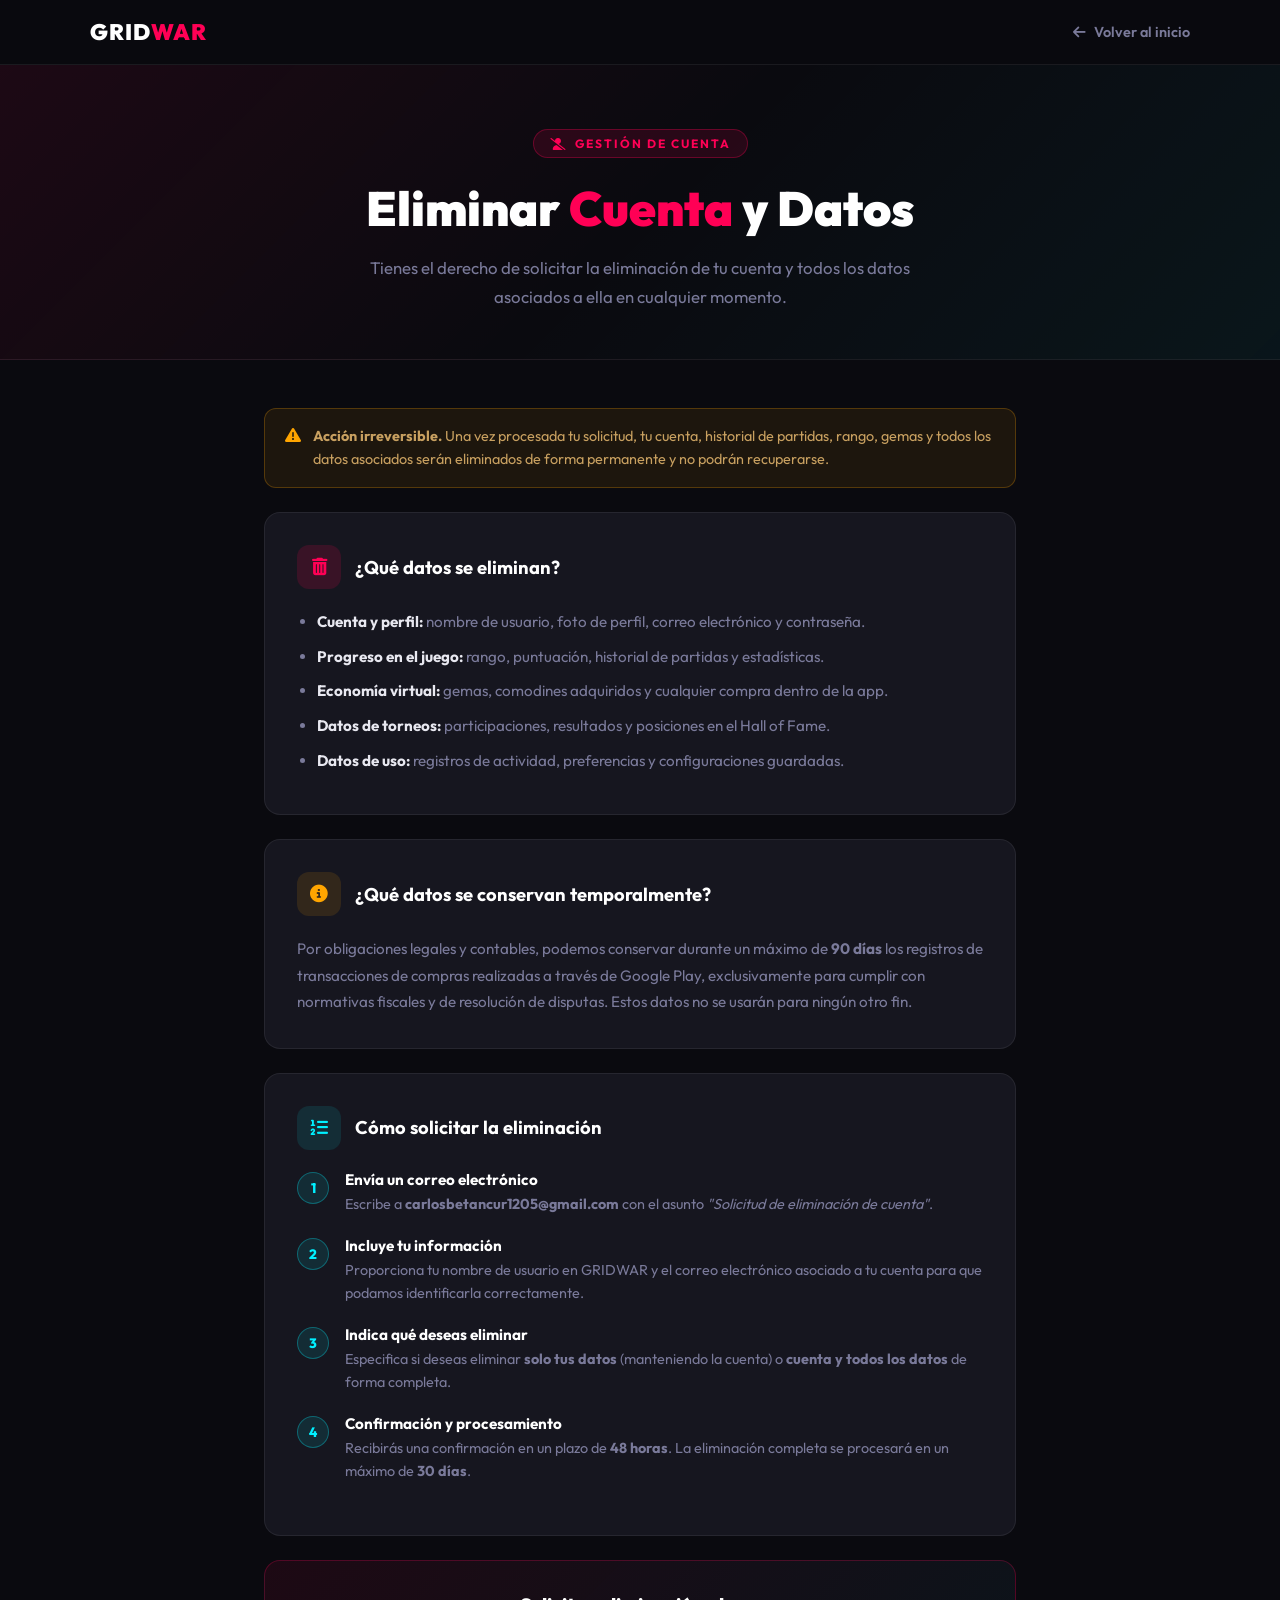
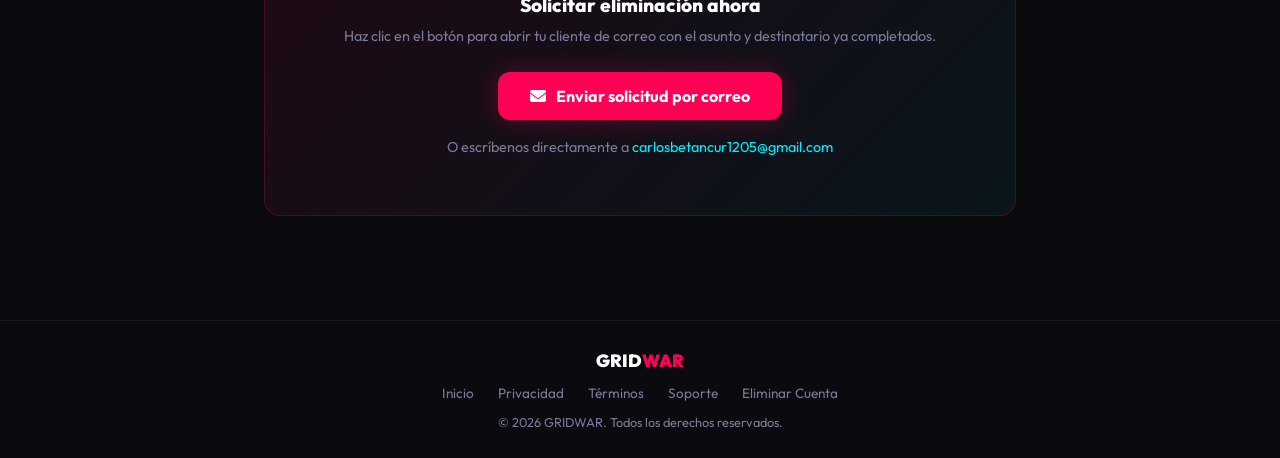
<file: delete-account.html>
<!DOCTYPE html>
<html lang="es">
<head>
    <meta charset="UTF-8">
    <meta name="viewport" content="width=device-width, initial-scale=1.0">
    <title>Eliminar Cuenta — GRIDWAR</title>
    <meta name="description" content="Solicita la eliminación de tu cuenta y datos personales de GRIDWAR.">
    <!-- Favicon -->
    <link rel="icon" type="image/x-icon" href="favicon.ico">
    <link rel="icon" type="image/png" sizes="32x32" href="favicon-32.png">
    <link href="https://fonts.googleapis.com/css2?family=Outfit:wght@300;400;600;800;900&display=swap" rel="stylesheet">
    <link rel="stylesheet" href="https://cdnjs.cloudflare.com/ajax/libs/font-awesome/6.4.0/css/all.min.css">
    <style>
        *, *::before, *::after { box-sizing: border-box; margin: 0; padding: 0; }

        :root {
            --primary:    #ff0055;
            --secondary:  #00f0ff;
            --bg:         #0a0a0f;
            --bg2:        #111118;
            --card-bg:    #16161f;
            --border:     rgba(255,255,255,0.07);
            --text:       #e8e8f0;
            --text-muted: #7a7a9a;
            --font:       'Outfit', sans-serif;
        }

        body {
            background: var(--bg);
            color: var(--text);
            font-family: var(--font);
            min-height: 100vh;
            display: flex;
            flex-direction: column;
        }

        /* ── NAV ── */
        .site-nav {
            position: sticky; top: 0; z-index: 100;
            background: rgba(10,10,15,0.92);
            backdrop-filter: blur(12px);
            border-bottom: 1px solid var(--border);
            padding: 0 24px;
        }
        .nav-inner {
            max-width: 1100px; margin: 0 auto;
            display: flex; align-items: center; justify-content: space-between;
            height: 64px;
        }
        .nav-logo {
            font-size: 1.4rem; font-weight: 900; text-decoration: none;
            color: #fff; letter-spacing: 1px;
        }
        .nav-logo span { color: var(--primary); }
        .nav-back {
            display: flex; align-items: center; gap: 8px;
            color: var(--text-muted); text-decoration: none;
            font-size: 0.9rem; font-weight: 600; transition: color 0.2s;
        }
        .nav-back:hover { color: var(--secondary); }

        /* ── HERO ── */
        .page-hero {
            background: linear-gradient(135deg, rgba(255,0,85,0.08) 0%, transparent 50%, rgba(0,240,255,0.05) 100%);
            border-bottom: 1px solid var(--border);
            padding: 64px 24px 48px;
            text-align: center;
        }
        .hero-badge {
            display: inline-flex; align-items: center; gap: 8px;
            background: rgba(255,0,85,0.12); border: 1px solid rgba(255,0,85,0.3);
            color: var(--primary); font-size: 0.75rem; font-weight: 700;
            letter-spacing: 2px; text-transform: uppercase;
            padding: 6px 16px; border-radius: 100px; margin-bottom: 20px;
        }
        .page-hero h1 {
            font-size: clamp(2rem, 5vw, 3rem); font-weight: 900;
            color: #fff; margin-bottom: 16px;
        }
        .page-hero h1 span { color: var(--primary); }
        .page-hero p {
            color: var(--text-muted); font-size: 1.05rem;
            max-width: 560px; margin: 0 auto; line-height: 1.7;
        }

        /* ── MAIN ── */
        .main-content {
            flex: 1;
            max-width: 800px; margin: 0 auto; width: 100%;
            padding: 48px 24px 80px;
        }

        /* ── CARDS ── */
        .card {
            background: var(--card-bg);
            border: 1px solid var(--border);
            border-radius: 16px;
            padding: 32px;
            margin-bottom: 24px;
            transition: border-color 0.3s;
        }
        .card:hover { border-color: rgba(0,240,255,0.2); }
        .card-header {
            display: flex; align-items: center; gap: 14px;
            margin-bottom: 20px;
        }
        .card-icon {
            width: 44px; height: 44px; border-radius: 12px;
            display: flex; align-items: center; justify-content: center;
            font-size: 1.1rem; flex-shrink: 0;
        }
        .icon-red   { background: rgba(255,0,85,0.15); color: var(--primary); }
        .icon-cyan  { background: rgba(0,240,255,0.1); color: var(--secondary); }
        .icon-warn  { background: rgba(255,165,0,0.12); color: #ffa500; }
        .card-header h2 { font-size: 1.15rem; font-weight: 700; color: #fff; }
        .card p, .card li {
            color: var(--text-muted); font-size: 0.95rem; line-height: 1.75;
        }
        .card ul { padding-left: 20px; }
        .card ul li { margin-bottom: 8px; }
        .card ul li strong { color: var(--text); }

        /* ── ALERT ── */
        .alert {
            background: rgba(255,165,0,0.08);
            border: 1px solid rgba(255,165,0,0.25);
            border-radius: 12px; padding: 16px 20px;
            display: flex; gap: 12px; align-items: flex-start;
            margin-bottom: 24px;
        }
        .alert i { color: #ffa500; margin-top: 2px; flex-shrink: 0; }
        .alert p { color: #c8a060; font-size: 0.9rem; line-height: 1.6; margin: 0; }

        /* ── STEPS ── */
        .steps { counter-reset: step; }
        .step {
            display: flex; gap: 16px; align-items: flex-start;
            margin-bottom: 20px;
        }
        .step-num {
            counter-increment: step;
            width: 32px; height: 32px; border-radius: 50%;
            background: rgba(0,240,255,0.1); border: 1px solid rgba(0,240,255,0.3);
            color: var(--secondary); font-weight: 800; font-size: 0.85rem;
            display: flex; align-items: center; justify-content: center;
            flex-shrink: 0; margin-top: 2px;
        }
        .step-num::before { content: counter(step); }
        .step-body h3 { font-size: 0.95rem; font-weight: 700; color: #fff; margin-bottom: 4px; }
        .step-body p  { font-size: 0.9rem; color: var(--text-muted); line-height: 1.6; }

        /* ── EMAIL BUTTON ── */
        .email-block {
            background: linear-gradient(135deg, rgba(255,0,85,0.08), rgba(0,240,255,0.05));
            border: 1px solid rgba(255,0,85,0.25);
            border-radius: 16px; padding: 32px;
            text-align: center; margin-bottom: 24px;
        }
        .email-block h2 { font-size: 1.2rem; font-weight: 800; color: #fff; margin-bottom: 8px; }
        .email-block p  { color: var(--text-muted); font-size: 0.9rem; margin-bottom: 24px; line-height: 1.6; }
        .btn-email {
            display: inline-flex; align-items: center; gap: 10px;
            background: var(--primary); color: #fff;
            font-family: var(--font); font-weight: 700; font-size: 1rem;
            padding: 14px 32px; border-radius: 12px; text-decoration: none;
            transition: transform 0.2s, box-shadow 0.2s;
            box-shadow: 0 0 24px rgba(255,0,85,0.3);
        }
        .btn-email:hover {
            transform: translateY(-2px);
            box-shadow: 0 0 36px rgba(255,0,85,0.5);
        }
        .email-note {
            margin-top: 16px; font-size: 0.82rem; color: var(--text-muted);
        }
        .email-note a { color: var(--secondary); text-decoration: none; }
        .email-note a:hover { text-decoration: underline; }

        /* ── FOOTER ── */
        footer {
            border-top: 1px solid var(--border);
            padding: 28px 24px;
            text-align: center;
        }
        .footer-inner {
            max-width: 1100px; margin: 0 auto;
            display: flex; flex-direction: column; align-items: center; gap: 12px;
        }
        .footer-logo { font-size: 1.1rem; font-weight: 900; color: #fff; }
        .footer-logo span { color: var(--primary); }
        .legal-nav { display: flex; gap: 24px; flex-wrap: wrap; justify-content: center; }
        .legal-nav a { color: var(--text-muted); text-decoration: none; font-size: 0.85rem; transition: color 0.2s; }
        .legal-nav a:hover { color: var(--secondary); }
        .footer-copy { color: var(--text-muted); font-size: 0.8rem; }

        @media (max-width: 600px) {
            .card { padding: 24px 20px; }
            .email-block { padding: 24px 20px; }
        }
    </style>
</head>
<body>

<!-- NAV -->
<nav class="site-nav">
    <div class="nav-inner">
        <a href="index.html" class="nav-logo">GRID<span>WAR</span></a>
        <a href="index.html" class="nav-back"><i class="fas fa-arrow-left"></i> Volver al inicio</a>
    </div>
</nav>

<!-- HERO -->
<div class="page-hero">
    <div class="hero-badge"><i class="fas fa-user-slash"></i> Gestión de cuenta</div>
    <h1>Eliminar <span>Cuenta</span> y Datos</h1>
    <p>Tienes el derecho de solicitar la eliminación de tu cuenta y todos los datos asociados a ella en cualquier momento.</p>
</div>

<!-- MAIN -->
<main class="main-content">

    <!-- Alerta -->
    <div class="alert">
        <i class="fas fa-exclamation-triangle"></i>
        <p><strong>Acción irreversible.</strong> Una vez procesada tu solicitud, tu cuenta, historial de partidas, rango, gemas y todos los datos asociados serán eliminados de forma permanente y no podrán recuperarse.</p>
    </div>

    <!-- Qué se elimina -->
    <div class="card">
        <div class="card-header">
            <div class="card-icon icon-red"><i class="fas fa-trash-alt"></i></div>
            <h2>¿Qué datos se eliminan?</h2>
        </div>
        <ul>
            <li><strong>Cuenta y perfil:</strong> nombre de usuario, foto de perfil, correo electrónico y contraseña.</li>
            <li><strong>Progreso en el juego:</strong> rango, puntuación, historial de partidas y estadísticas.</li>
            <li><strong>Economía virtual:</strong> gemas, comodines adquiridos y cualquier compra dentro de la app.</li>
            <li><strong>Datos de torneos:</strong> participaciones, resultados y posiciones en el Hall of Fame.</li>
            <li><strong>Datos de uso:</strong> registros de actividad, preferencias y configuraciones guardadas.</li>
        </ul>
    </div>

    <!-- Qué NO se elimina -->
    <div class="card">
        <div class="card-header">
            <div class="card-icon icon-warn"><i class="fas fa-info-circle"></i></div>
            <h2>¿Qué datos se conservan temporalmente?</h2>
        </div>
        <p>Por obligaciones legales y contables, podemos conservar durante un máximo de <strong>90 días</strong> los registros de transacciones de compras realizadas a través de Google Play, exclusivamente para cumplir con normativas fiscales y de resolución de disputas. Estos datos no se usarán para ningún otro fin.</p>
    </div>

    <!-- Cómo solicitar -->
    <div class="card">
        <div class="card-header">
            <div class="card-icon icon-cyan"><i class="fas fa-list-ol"></i></div>
            <h2>Cómo solicitar la eliminación</h2>
        </div>
        <div class="steps">
            <div class="step">
                <div class="step-num"></div>
                <div class="step-body">
                    <h3>Envía un correo electrónico</h3>
                    <p>Escribe a <strong>carlosbetancur1205@gmail.com</strong> con el asunto <em>"Solicitud de eliminación de cuenta"</em>.</p>
                </div>
            </div>
            <div class="step">
                <div class="step-num"></div>
                <div class="step-body">
                    <h3>Incluye tu información</h3>
                    <p>Proporciona tu nombre de usuario en GRIDWAR y el correo electrónico asociado a tu cuenta para que podamos identificarla correctamente.</p>
                </div>
            </div>
            <div class="step">
                <div class="step-num"></div>
                <div class="step-body">
                    <h3>Indica qué deseas eliminar</h3>
                    <p>Especifica si deseas eliminar <strong>solo tus datos</strong> (manteniendo la cuenta) o <strong>cuenta y todos los datos</strong> de forma completa.</p>
                </div>
            </div>
            <div class="step">
                <div class="step-num"></div>
                <div class="step-body">
                    <h3>Confirmación y procesamiento</h3>
                    <p>Recibirás una confirmación en un plazo de <strong>48 horas</strong>. La eliminación completa se procesará en un máximo de <strong>30 días</strong>.</p>
                </div>
            </div>
        </div>
    </div>

    <!-- Botón de contacto -->
    <div class="email-block">
        <h2>Solicitar eliminación ahora</h2>
        <p>Haz clic en el botón para abrir tu cliente de correo con el asunto y destinatario ya completados.</p>
        <a href="mailto:carlosbetancur1205@gmail.com?subject=Solicitud%20de%20eliminaci%C3%B3n%20de%20cuenta%20GRIDWAR&body=Hola%2C%0A%0ASolicito%20la%20eliminaci%C3%B3n%20de%20mi%20cuenta%20y%20datos%20en%20GRIDWAR.%0A%0ANombre%20de%20usuario%3A%20%0ACorreo%20de%20la%20cuenta%3A%20%0ATipo%20de%20solicitud%3A%20%5BEliminaci%C3%B3n%20completa%20%2F%20Solo%20datos%5D%0A%0AGracias." class="btn-email">
            <i class="fas fa-envelope"></i> Enviar solicitud por correo
        </a>
        <p class="email-note">O escríbenos directamente a <a href="mailto:carlosbetancur1205@gmail.com">carlosbetancur1205@gmail.com</a></p>
    </div>

</main>

<!-- FOOTER -->
<footer>
    <div class="footer-inner">
        <div class="footer-logo">GRID<span>WAR</span></div>
        <nav class="legal-nav">
            <a href="index.html">Inicio</a>
            <a href="privacy.html">Privacidad</a>
            <a href="terminos.html">Términos</a>
            <a href="soporte.html">Soporte</a>
            <a href="delete-account.html">Eliminar Cuenta</a>
        </nav>
        <p class="footer-copy">&copy; 2026 GRIDWAR. Todos los derechos reservados.</p>
    </div>
</footer>

</body>
</html>
</file>
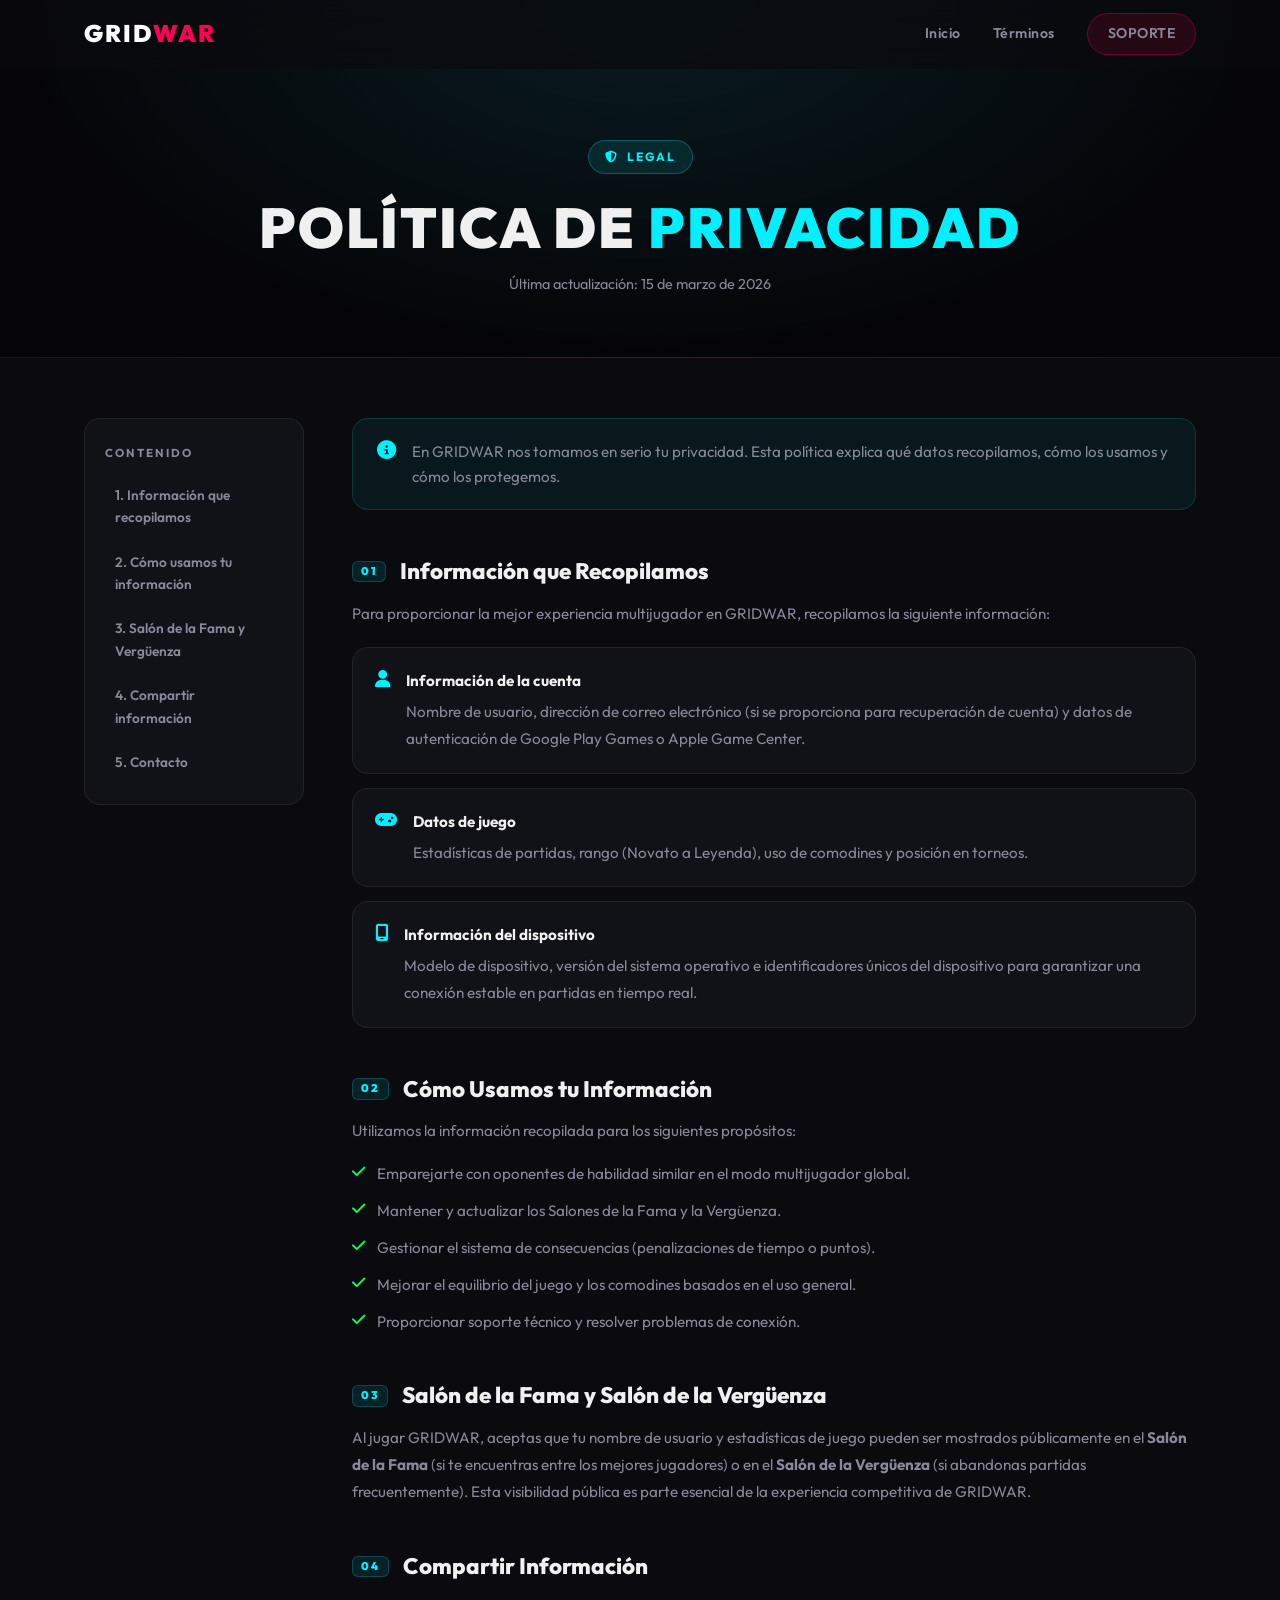
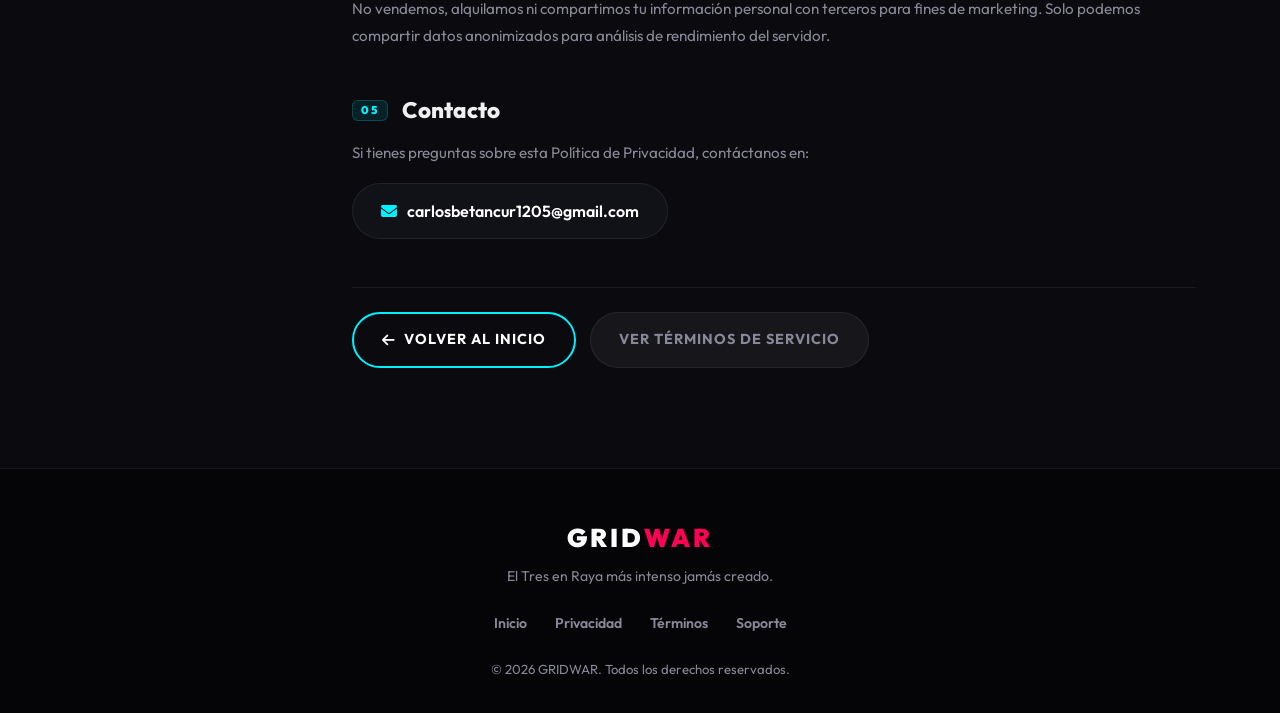
<file: privacy.html>
<!DOCTYPE html>
<html lang="es">
<head>
    <meta charset="UTF-8">
    <meta name="viewport" content="width=device-width, initial-scale=1.0">
    <title>Política de Privacidad | GRIDWAR</title>
        <!-- Favicon -->
    <link rel="icon" type="image/x-icon" href="favicon.ico">
    <link rel="icon" type="image/png" sizes="32x32" href="favicon-32.png">
    <link rel="apple-touch-icon" href="logo_gridwar_final.png">
    <link rel="stylesheet" href="styles.css">
    <link href="https://fonts.googleapis.com/css2?family=Outfit:wght@300;400;600;800;900&display=swap" rel="stylesheet">
    <link rel="stylesheet" href="https://cdnjs.cloudflare.com/ajax/libs/font-awesome/6.4.0/css/all.min.css">
</head>
<body>

<nav class="site-nav">
    <div class="container nav-inner">
        <a href="index.html" class="nav-logo">GRID<span>WAR</span></a>
        <div class="nav-links">
            <a href="index.html">Inicio</a>
            <a href="terminos.html">Términos</a>
            <a href="soporte.html" class="btn btn-nav">Soporte</a>
        </div>
    </div>
</nav>

<div class="legal-hero">
    <div class="container">
        <div class="legal-hero-badge"><i class="fas fa-shield-halved"></i> Legal</div>
        <h1>Política de <span>Privacidad</span></h1>
        <p>Última actualización: 15 de marzo de 2026</p>
    </div>
</div>

<main class="legal-main">
    <div class="container">
        <div class="legal-layout">

            <!-- Índice lateral -->
            <aside class="legal-toc">
                <div class="toc-title">Contenido</div>
                <a href="#s1">1. Información que recopilamos</a>
                <a href="#s2">2. Cómo usamos tu información</a>
                <a href="#s3">3. Salón de la Fama y Vergüenza</a>
                <a href="#s4">4. Compartir información</a>
                <a href="#s5">5. Contacto</a>
            </aside>

            <!-- Contenido -->
            <article class="legal-body">

                <div class="legal-intro">
                    <i class="fas fa-circle-info"></i>
                    <p>En GRIDWAR nos tomamos en serio tu privacidad. Esta política explica qué datos recopilamos, cómo los usamos y cómo los protegemos.</p>
                </div>

                <section id="s1">
                    <h2><span class="legal-num">01</span> Información que Recopilamos</h2>
                    <p>Para proporcionar la mejor experiencia multijugador en GRIDWAR, recopilamos la siguiente información:</p>
                    <div class="legal-cards">
                        <div class="legal-card">
                            <i class="fas fa-user"></i>
                            <div>
                                <strong>Información de la cuenta</strong>
                                <p>Nombre de usuario, dirección de correo electrónico (si se proporciona para recuperación de cuenta) y datos de autenticación de Google Play Games o Apple Game Center.</p>
                            </div>
                        </div>
                        <div class="legal-card">
                            <i class="fas fa-gamepad"></i>
                            <div>
                                <strong>Datos de juego</strong>
                                <p>Estadísticas de partidas, rango (Novato a Leyenda), uso de comodines y posición en torneos.</p>
                            </div>
                        </div>
                        <div class="legal-card">
                            <i class="fas fa-mobile-screen"></i>
                            <div>
                                <strong>Información del dispositivo</strong>
                                <p>Modelo de dispositivo, versión del sistema operativo e identificadores únicos del dispositivo para garantizar una conexión estable en partidas en tiempo real.</p>
                            </div>
                        </div>
                    </div>
                </section>

                <section id="s2">
                    <h2><span class="legal-num">02</span> Cómo Usamos tu Información</h2>
                    <p>Utilizamos la información recopilada para los siguientes propósitos:</p>
                    <ul class="legal-list">
                        <li><i class="fas fa-check"></i> Emparejarte con oponentes de habilidad similar en el modo multijugador global.</li>
                        <li><i class="fas fa-check"></i> Mantener y actualizar los Salones de la Fama y la Vergüenza.</li>
                        <li><i class="fas fa-check"></i> Gestionar el sistema de consecuencias (penalizaciones de tiempo o puntos).</li>
                        <li><i class="fas fa-check"></i> Mejorar el equilibrio del juego y los comodines basados en el uso general.</li>
                        <li><i class="fas fa-check"></i> Proporcionar soporte técnico y resolver problemas de conexión.</li>
                    </ul>
                </section>

                <section id="s3">
                    <h2><span class="legal-num">03</span> Salón de la Fama y Salón de la Vergüenza</h2>
                    <p>Al jugar GRIDWAR, aceptas que tu nombre de usuario y estadísticas de juego pueden ser mostrados públicamente en el <strong>Salón de la Fama</strong> (si te encuentras entre los mejores jugadores) o en el <strong>Salón de la Vergüenza</strong> (si abandonas partidas frecuentemente). Esta visibilidad pública es parte esencial de la experiencia competitiva de GRIDWAR.</p>
                </section>

                <section id="s4">
                    <h2><span class="legal-num">04</span> Compartir Información</h2>
                    <p>No vendemos, alquilamos ni compartimos tu información personal con terceros para fines de marketing. Solo podemos compartir datos anonimizados para análisis de rendimiento del servidor.</p>
                </section>

                <section id="s5">
                    <h2><span class="legal-num">05</span> Contacto</h2>
                    <p>Si tienes preguntas sobre esta Política de Privacidad, contáctanos en:</p>
                    <a href="mailto:carlosbetancur1205@gmail.com" class="legal-contact-btn">
                        <i class="fas fa-envelope"></i> carlosbetancur1205@gmail.com
                    </a>
                </section>

                <div class="legal-back">
                    <a href="index.html" class="btn btn-secondary"><i class="fas fa-arrow-left"></i> Volver al Inicio</a>
                    <a href="terminos.html" class="btn btn-ghost">Ver Términos de Servicio</a>
                </div>

            </article>
        </div>
    </div>
</main>

<footer>
    <div class="container footer-inner">
        <div class="footer-brand">
            <div class="footer-logo">GRID<span>WAR</span></div>
            <p>El Tres en Raya más intenso jamás creado.</p>
        </div>
        <nav class="legal-nav">
            <a href="index.html">Inicio</a>
            <a href="privacy.html">Privacidad</a>
            <a href="terminos.html">Términos</a>
            <a href="soporte.html">Soporte</a>
        </nav>
        <p class="footer-copy">&copy; 2026 GRIDWAR. Todos los derechos reservados.</p>
    </div>
</footer>

</body>
</html>
</file>
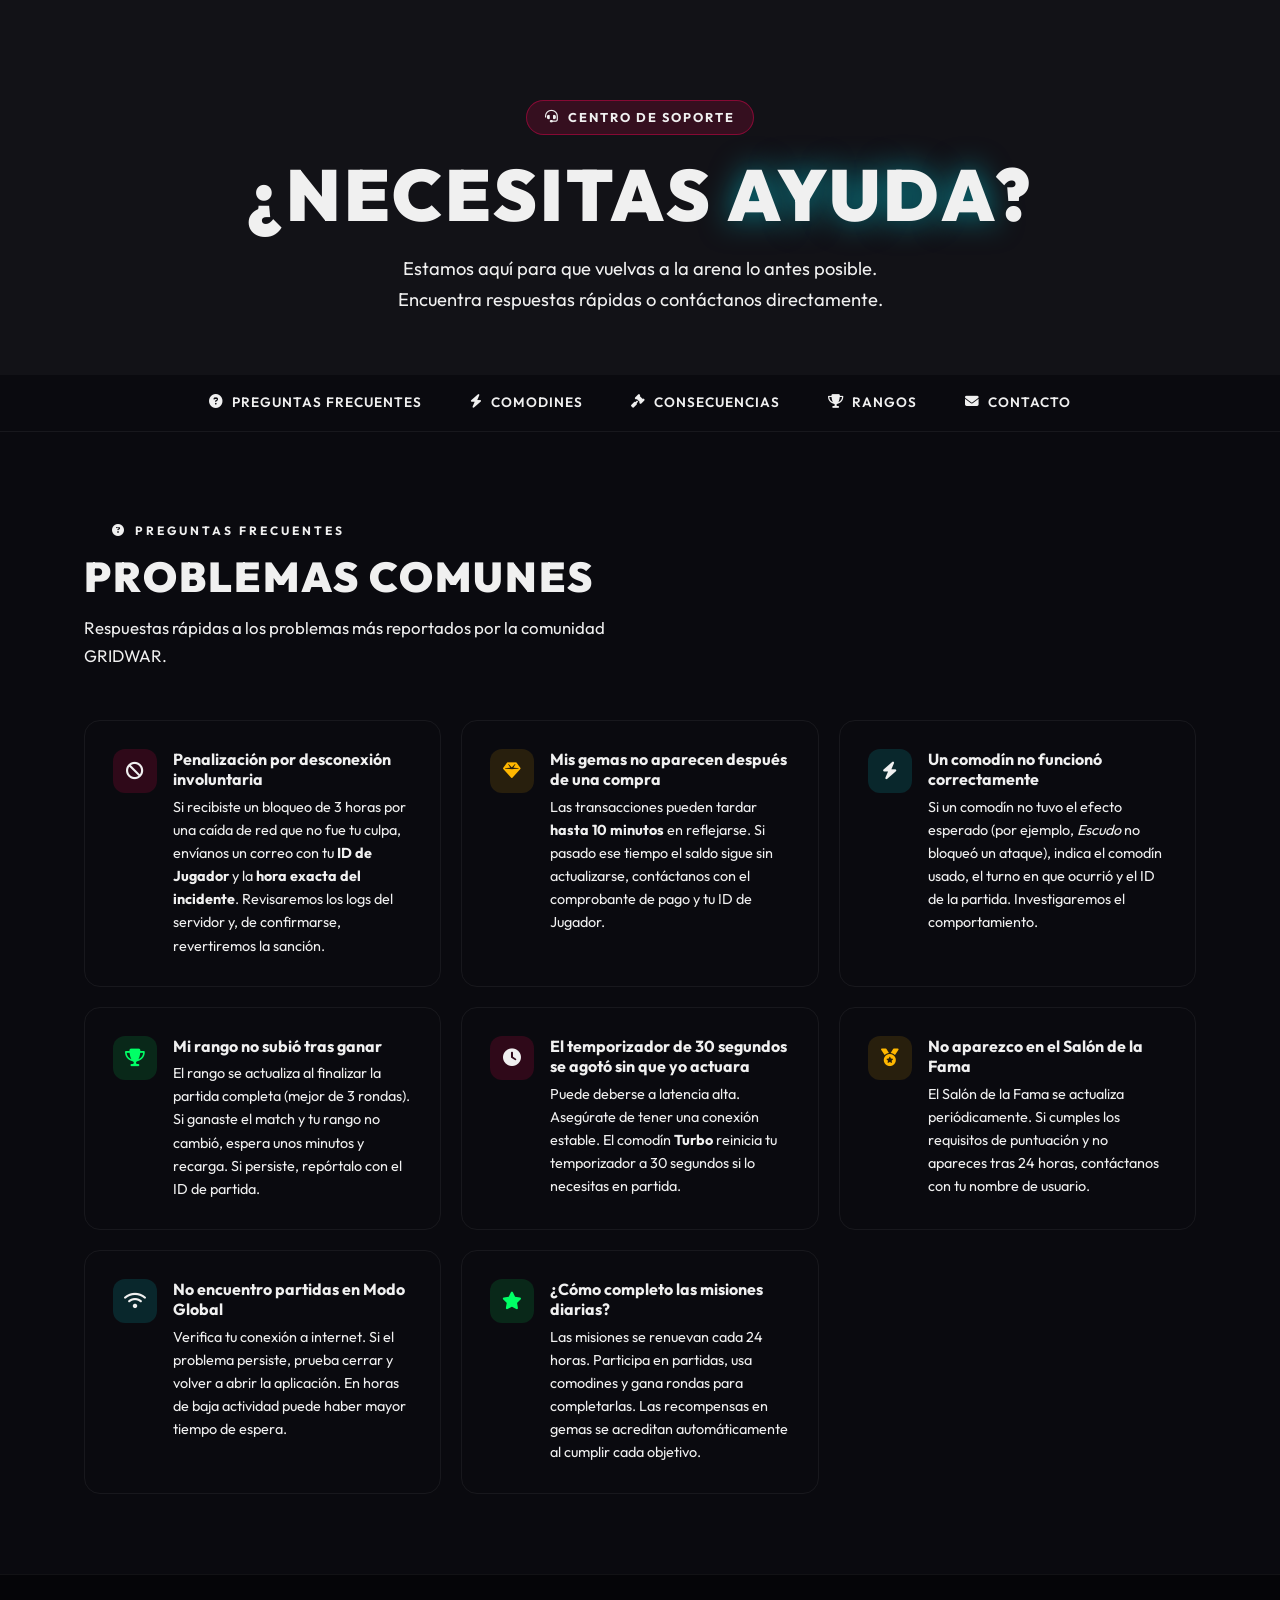
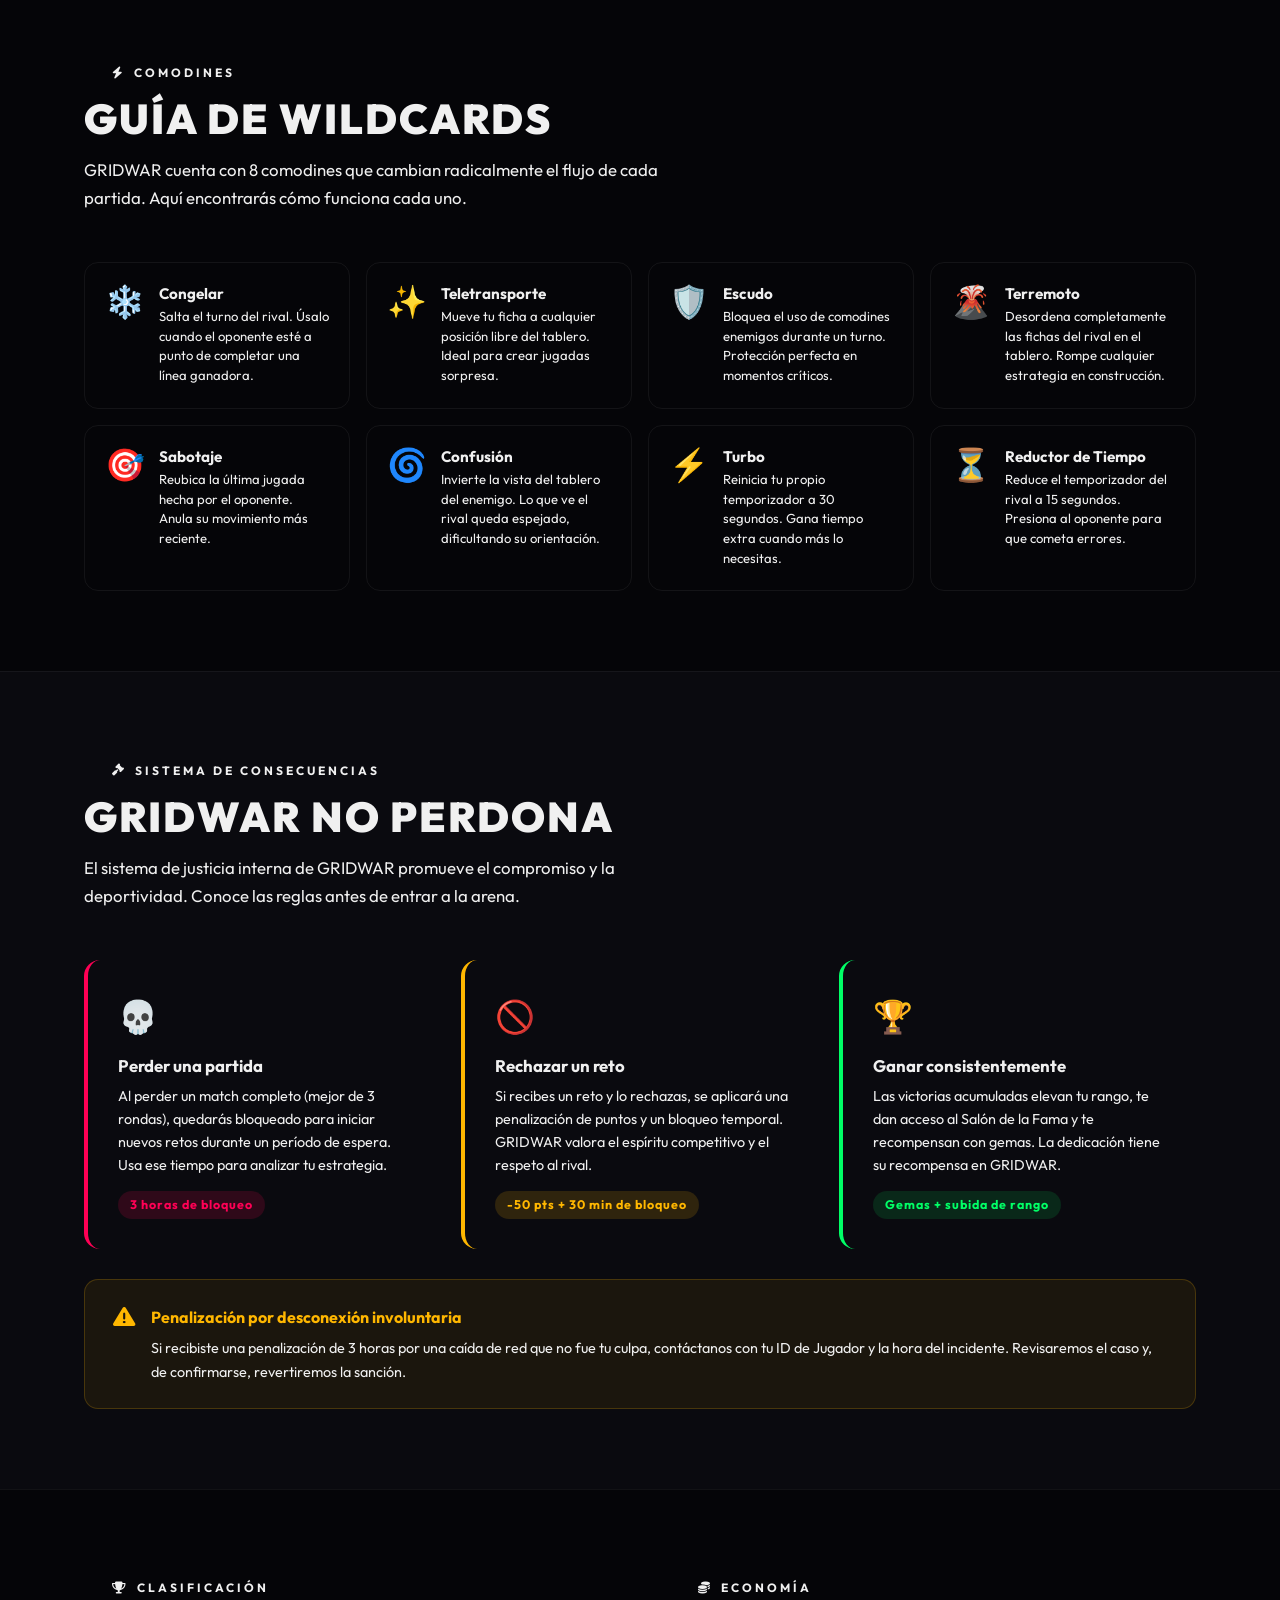
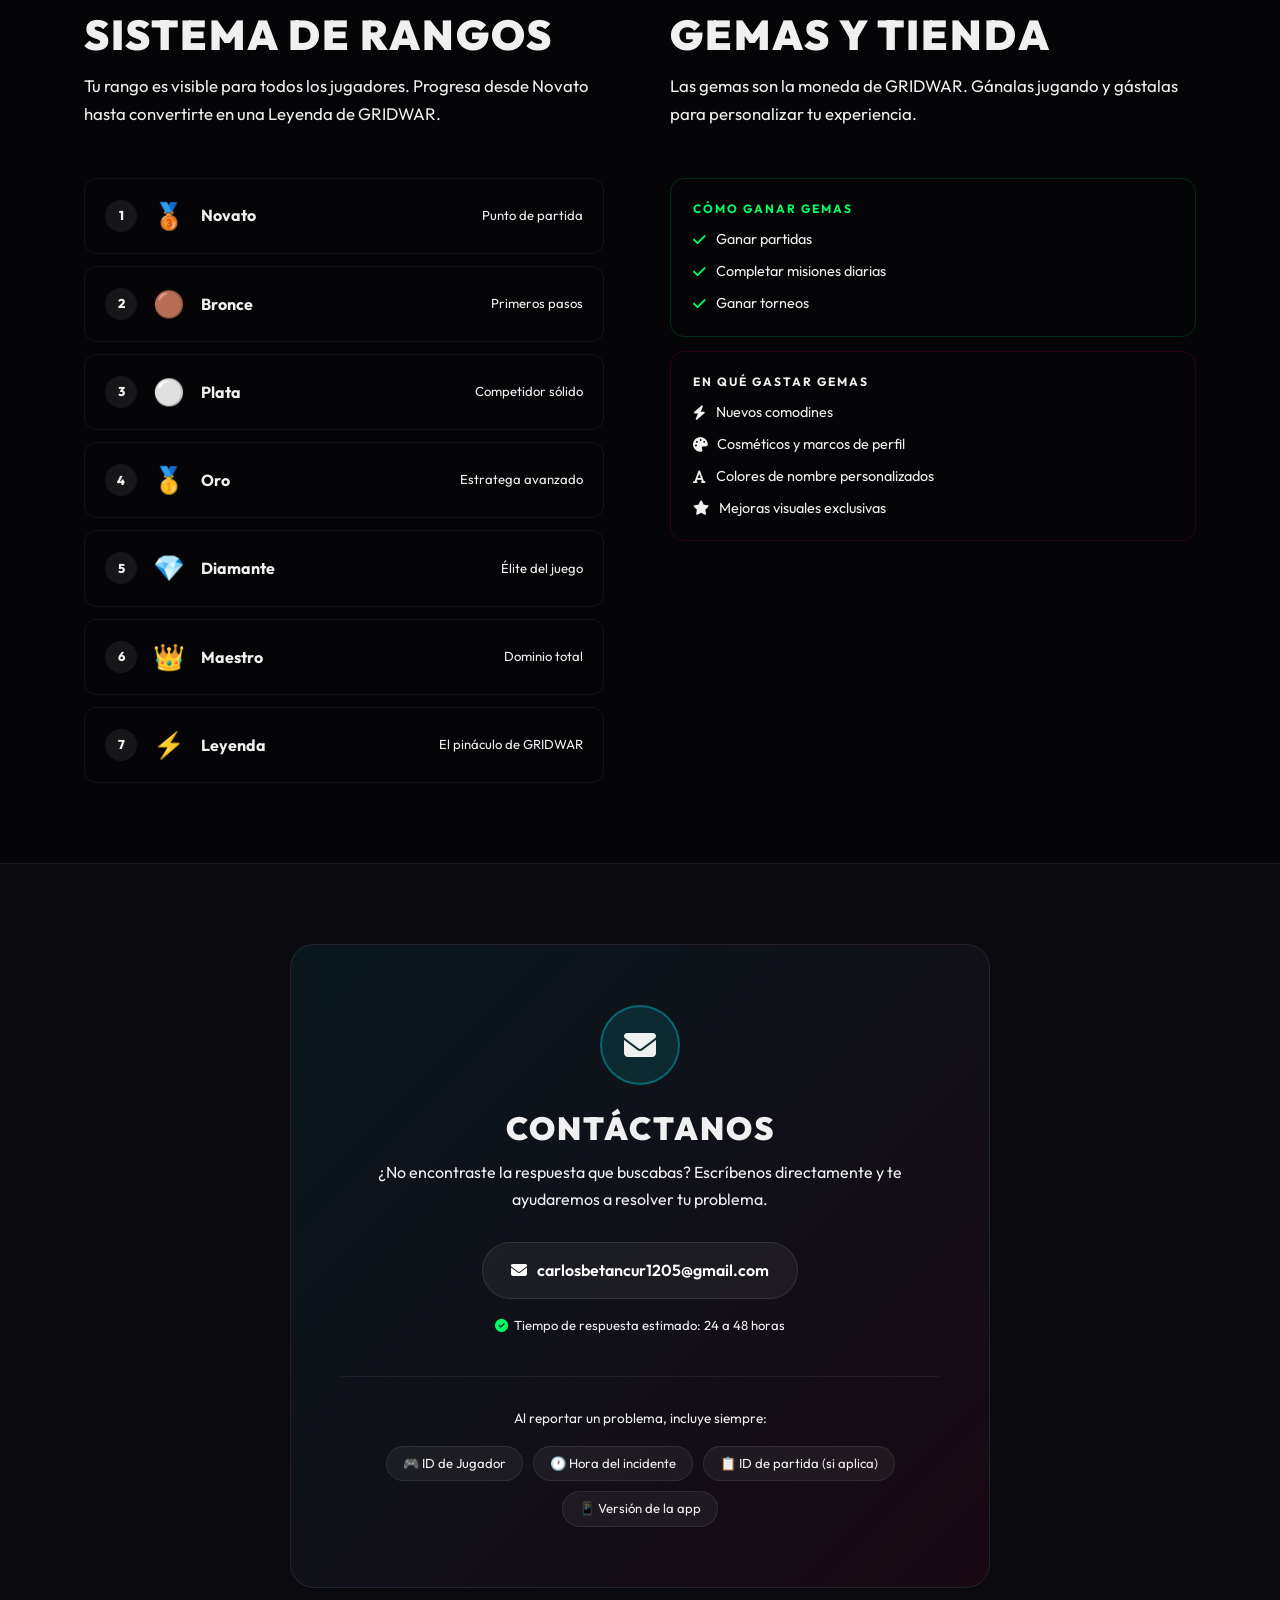
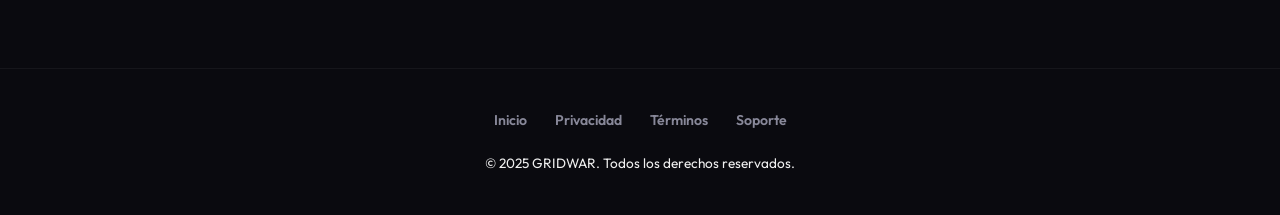
<file: soporte.html>
<!DOCTYPE html>
<html lang="es">
<head>
    <meta charset="UTF-8">
    <meta name="viewport" content="width=device-width, initial-scale=1.0">
    <title>Soporte | GRIDWAR</title>
        <!-- Favicon -->
    <link rel="icon" type="image/x-icon" href="favicon.ico">
    <link rel="icon" type="image/png" sizes="32x32" href="favicon-32.png">
    <link rel="apple-touch-icon" href="logo_gridwar_final.png">
    <link rel="stylesheet" href="styles.css">
    <link href="https://fonts.googleapis.com/css2?family=Outfit:wght@300;400;600;800;900&display=swap" rel="stylesheet">
    <link rel="stylesheet" href="https://cdnjs.cloudflare.com/ajax/libs/font-awesome/6.4.0/css/all.min.css">
    <style>
        /* ─── HERO DE SOPORTE ─── */
        .support-hero {
            min-height: 38vh;
            display: flex;
            align-items: center;
            justify-content: center;
            text-align: center;
            position: relative;
            padding: 100px 20px 60px;
            background: radial-gradient(ellipse at 50% 0%, rgba(255,0,85,0.18) 0%, var(--darker-bg) 70%);
            overflow: hidden;
        }

        .support-hero::before {
            content: '';
            position: absolute;
            inset: 0;
            background: url('[data-uri]') repeat;
        }

        .support-hero-badge {
            display: inline-flex;
            align-items: center;
            gap: 8px;
            background: rgba(255, 0, 85, 0.15);
            border: 1px solid rgba(255, 0, 85, 0.4);
            color: var(--primary-color);
            font-size: 0.8rem;
            font-weight: 700;
            letter-spacing: 2px;
            text-transform: uppercase;
            padding: 6px 18px;
            border-radius: 30px;
            margin-bottom: 20px;
        }

        .support-hero h1 {
            font-size: clamp(2.5rem, 6vw, 4.5rem);
            font-weight: 900;
            text-transform: uppercase;
            letter-spacing: 3px;
            line-height: 1.1;
            margin-bottom: 20px;
        }

        .support-hero h1 span {
            color: var(--secondary-color);
            text-shadow: 0 0 30px rgba(0, 240, 255, 0.5);
        }

        .support-hero p {
            font-size: 1.15rem;
            color: var(--text-muted);
            max-width: 560px;
            margin: 0 auto;
        }

        /* ─── BARRA DE NAVEGACIÓN INTERNA ─── */
        .support-nav {
            background: var(--card-bg);
            border-bottom: 1px solid rgba(255,255,255,0.06);
            position: sticky;
            top: 0;
            z-index: 100;
        }

        .support-nav-inner {
            display: flex;
            justify-content: center;
            gap: 0;
            overflow-x: auto;
            scrollbar-width: none;
        }

        .support-nav-inner::-webkit-scrollbar { display: none; }

        .support-nav-inner a {
            display: flex;
            align-items: center;
            gap: 8px;
            padding: 16px 24px;
            color: var(--text-muted);
            font-size: 0.85rem;
            font-weight: 600;
            letter-spacing: 1px;
            text-transform: uppercase;
            white-space: nowrap;
            border-bottom: 2px solid transparent;
            transition: all 0.25s ease;
        }

        .support-nav-inner a:hover {
            color: #fff;
            border-bottom-color: var(--secondary-color);
        }

        /* ─── SECCIÓN GENERAL ─── */
        .support-section {
            padding: 80px 0;
        }

        .support-section + .support-section {
            border-top: 1px solid rgba(255,255,255,0.05);
        }

        .section-label {
            display: inline-flex;
            align-items: center;
            gap: 8px;
            font-size: 0.75rem;
            font-weight: 700;
            letter-spacing: 3px;
            text-transform: uppercase;
            color: var(--secondary-color);
            margin-bottom: 12px;
        }

        .section-label::before {
            content: '';
            display: block;
            width: 20px;
            height: 2px;
            background: var(--secondary-color);
        }

        .support-section h2 {
            font-size: clamp(1.8rem, 4vw, 2.6rem);
            font-weight: 900;
            text-transform: uppercase;
            letter-spacing: 2px;
            margin-bottom: 12px;
        }

        .support-section .lead {
            color: var(--text-muted);
            font-size: 1.05rem;
            max-width: 600px;
            margin-bottom: 50px;
        }

        /* ─── TARJETAS FAQ ─── */
        .faq-grid {
            display: grid;
            grid-template-columns: repeat(auto-fit, minmax(320px, 1fr));
            gap: 20px;
        }

        .faq-card {
            background: var(--card-bg);
            border: 1px solid rgba(255,255,255,0.06);
            border-radius: 16px;
            overflow: hidden;
            transition: border-color 0.3s ease, transform 0.3s ease;
        }

        .faq-card:hover {
            border-color: rgba(0, 240, 255, 0.25);
            transform: translateY(-4px);
        }

        .faq-header {
            display: flex;
            align-items: flex-start;
            gap: 16px;
            padding: 28px;
            cursor: pointer;
        }

        .faq-icon {
            flex-shrink: 0;
            width: 44px;
            height: 44px;
            border-radius: 12px;
            display: flex;
            align-items: center;
            justify-content: center;
            font-size: 1.1rem;
        }

        .faq-icon.red   { background: rgba(255,0,85,0.15);   color: var(--primary-color); }
        .faq-icon.cyan  { background: rgba(0,240,255,0.12);  color: var(--secondary-color); }
        .faq-icon.gold  { background: rgba(255,183,0,0.12);  color: var(--warning); }
        .faq-icon.green { background: rgba(0,255,102,0.12);  color: var(--success); }

        .faq-header h3 {
            font-size: 1rem;
            font-weight: 700;
            margin-bottom: 6px;
            line-height: 1.3;
        }

        .faq-header p {
            font-size: 0.9rem;
            color: var(--text-muted);
            line-height: 1.6;
            margin: 0;
        }

        /* ─── COMODINES ─── */
        .wildcards-grid {
            display: grid;
            grid-template-columns: repeat(auto-fill, minmax(220px, 1fr));
            gap: 16px;
        }

        .wc-support-card {
            background: var(--card-bg);
            border: 1px solid rgba(255,255,255,0.06);
            border-radius: 14px;
            padding: 22px 20px;
            display: flex;
            align-items: flex-start;
            gap: 14px;
            transition: all 0.3s ease;
        }

        .wc-support-card:hover {
            border-color: rgba(255,0,85,0.3);
            background: rgba(255,0,85,0.05);
            transform: translateY(-3px);
        }

        .wc-emoji {
            font-size: 2rem;
            line-height: 1;
            flex-shrink: 0;
        }

        .wc-support-card h4 {
            font-size: 0.95rem;
            font-weight: 700;
            margin-bottom: 4px;
            color: var(--secondary-color);
        }

        .wc-support-card p {
            font-size: 0.82rem;
            color: var(--text-muted);
            margin: 0;
            line-height: 1.5;
        }

        /* ─── SISTEMA DE CONSECUENCIAS ─── */
        .consequences-grid {
            display: grid;
            grid-template-columns: repeat(auto-fit, minmax(280px, 1fr));
            gap: 20px;
        }

        .consequence-card {
            background: var(--card-bg);
            border-radius: 16px;
            padding: 30px;
            border-left: 4px solid transparent;
            transition: transform 0.3s ease;
        }

        .consequence-card:hover { transform: translateY(-4px); }
        .consequence-card.danger { border-left-color: var(--danger); }
        .consequence-card.warning { border-left-color: var(--warning); }
        .consequence-card.success { border-left-color: var(--success); }

        .consequence-card .c-icon {
            font-size: 2rem;
            margin-bottom: 14px;
        }

        .consequence-card h3 {
            font-size: 1.05rem;
            font-weight: 700;
            margin-bottom: 8px;
        }

        .consequence-card p {
            font-size: 0.9rem;
            color: var(--text-muted);
            line-height: 1.6;
            margin: 0;
        }

        .consequence-card .penalty-tag {
            display: inline-block;
            margin-top: 14px;
            padding: 4px 12px;
            border-radius: 20px;
            font-size: 0.78rem;
            font-weight: 700;
            letter-spacing: 1px;
        }

        .danger .penalty-tag  { background: rgba(255,0,85,0.15);   color: var(--danger); }
        .warning .penalty-tag { background: rgba(255,183,0,0.15);  color: var(--warning); }
        .success .penalty-tag { background: rgba(0,255,102,0.12);  color: var(--success); }

        /* ─── RANGOS ─── */
        .ranks-list {
            display: flex;
            flex-direction: column;
            gap: 12px;
            max-width: 520px;
        }

        .rank-row {
            display: flex;
            align-items: center;
            gap: 16px;
            background: var(--card-bg);
            border: 1px solid rgba(255,255,255,0.06);
            border-radius: 12px;
            padding: 16px 20px;
            transition: all 0.3s ease;
        }

        .rank-row:hover {
            border-color: rgba(0,240,255,0.2);
            transform: translateX(6px);
        }

        .rank-num {
            width: 32px;
            height: 32px;
            border-radius: 50%;
            background: rgba(255,255,255,0.07);
            display: flex;
            align-items: center;
            justify-content: center;
            font-size: 0.8rem;
            font-weight: 800;
            flex-shrink: 0;
        }

        .rank-emoji { font-size: 1.6rem; flex-shrink: 0; }

        .rank-name {
            font-weight: 700;
            font-size: 1rem;
        }

        .rank-desc {
            font-size: 0.82rem;
            color: var(--text-muted);
            margin-left: auto;
        }

        /* ─── CONTACTO ─── */
        .contact-block {
            background: linear-gradient(135deg, rgba(0,240,255,0.06), rgba(255,0,85,0.06));
            border: 1px solid rgba(255,255,255,0.08);
            border-radius: 24px;
            padding: 60px 50px;
            text-align: center;
            max-width: 700px;
            margin: 0 auto;
        }

        .contact-block .contact-icon {
            width: 80px;
            height: 80px;
            border-radius: 50%;
            background: rgba(0,240,255,0.1);
            border: 2px solid rgba(0,240,255,0.3);
            display: flex;
            align-items: center;
            justify-content: center;
            font-size: 2rem;
            color: var(--secondary-color);
            margin: 0 auto 24px;
        }

        .contact-block h2 {
            font-size: 2rem;
            font-weight: 900;
            text-transform: uppercase;
            letter-spacing: 2px;
            margin-bottom: 12px;
        }

        .contact-block p {
            color: var(--text-muted);
            margin-bottom: 30px;
            font-size: 1rem;
        }

        .email-pill {
            display: inline-flex;
            align-items: center;
            gap: 10px;
            background: rgba(255,255,255,0.05);
            border: 1px solid rgba(255,255,255,0.1);
            border-radius: 40px;
            padding: 14px 28px;
            font-size: 1rem;
            font-weight: 600;
            color: #fff;
            margin-bottom: 16px;
            transition: all 0.3s ease;
        }

        .email-pill:hover {
            background: rgba(0,240,255,0.1);
            border-color: var(--secondary-color);
            color: var(--secondary-color);
        }

        .email-pill i { color: var(--secondary-color); }

        .response-time {
            font-size: 0.82rem;
            color: var(--text-muted);
            display: flex;
            align-items: center;
            justify-content: center;
            gap: 6px;
        }

        .response-time i { color: var(--success); }

        /* ─── FOOTER ─── */
        .support-footer {
            padding: 40px 0;
            background: var(--darker-bg);
            border-top: 1px solid rgba(255,255,255,0.05);
            text-align: center;
        }

        .support-footer .legal-nav {
            margin-bottom: 20px;
        }

        .support-footer p {
            color: var(--text-muted);
            font-size: 0.85rem;
        }

        /* ─── RESPONSIVE ─── */
        @media (max-width: 768px) {
            .contact-block { padding: 40px 24px; }
            .support-nav-inner a { padding: 14px 16px; font-size: 0.78rem; }
        }
    </style>
</head>
<body>

    <!-- ═══ HERO ═══ -->
    <section class="support-hero">
        <div style="position:relative;z-index:2;">
            <div class="support-hero-badge">
                <i class="fas fa-headset"></i> Centro de Soporte
            </div>
            <h1>¿Necesitas <span>ayuda</span>?</h1>
            <p>Estamos aquí para que vuelvas a la arena lo antes posible. Encuentra respuestas rápidas o contáctanos directamente.</p>
        </div>
    </section>

    <!-- ═══ NAV INTERNA ═══ -->
    <nav class="support-nav">
        <div class="support-nav-inner">
            <a href="#faq"><i class="fas fa-circle-question"></i> Preguntas Frecuentes</a>
            <a href="#comodines"><i class="fas fa-bolt"></i> Comodines</a>
            <a href="#consecuencias"><i class="fas fa-gavel"></i> Consecuencias</a>
            <a href="#rangos"><i class="fas fa-trophy"></i> Rangos</a>
            <a href="#contacto"><i class="fas fa-envelope"></i> Contacto</a>
        </div>
    </nav>

    <!-- ═══ FAQ ═══ -->
    <section class="support-section" id="faq">
        <div class="container">
            <div class="section-label"><i class="fas fa-circle-question"></i> Preguntas Frecuentes</div>
            <h2>Problemas Comunes</h2>
            <p class="lead">Respuestas rápidas a los problemas más reportados por la comunidad GRIDWAR.</p>

            <div class="faq-grid">

                <div class="faq-card">
                    <div class="faq-header">
                        <div class="faq-icon red"><i class="fas fa-ban"></i></div>
                        <div>
                            <h3>Penalización por desconexión involuntaria</h3>
                            <p>Si recibiste un bloqueo de 3 horas por una caída de red que no fue tu culpa, envíanos un correo con tu <strong>ID de Jugador</strong> y la <strong>hora exacta del incidente</strong>. Revisaremos los logs del servidor y, de confirmarse, revertiremos la sanción.</p>
                        </div>
                    </div>
                </div>

                <div class="faq-card">
                    <div class="faq-header">
                        <div class="faq-icon gold"><i class="fas fa-gem"></i></div>
                        <div>
                            <h3>Mis gemas no aparecen después de una compra</h3>
                            <p>Las transacciones pueden tardar <strong>hasta 10 minutos</strong> en reflejarse. Si pasado ese tiempo el saldo sigue sin actualizarse, contáctanos con el comprobante de pago y tu ID de Jugador.</p>
                        </div>
                    </div>
                </div>

                <div class="faq-card">
                    <div class="faq-header">
                        <div class="faq-icon cyan"><i class="fas fa-bolt"></i></div>
                        <div>
                            <h3>Un comodín no funcionó correctamente</h3>
                            <p>Si un comodín no tuvo el efecto esperado (por ejemplo, <em>Escudo</em> no bloqueó un ataque), indica el comodín usado, el turno en que ocurrió y el ID de la partida. Investigaremos el comportamiento.</p>
                        </div>
                    </div>
                </div>

                <div class="faq-card">
                    <div class="faq-header">
                        <div class="faq-icon green"><i class="fas fa-trophy"></i></div>
                        <div>
                            <h3>Mi rango no subió tras ganar</h3>
                            <p>El rango se actualiza al finalizar la partida completa (mejor de 3 rondas). Si ganaste el match y tu rango no cambió, espera unos minutos y recarga. Si persiste, repórtalo con el ID de partida.</p>
                        </div>
                    </div>
                </div>

                <div class="faq-card">
                    <div class="faq-header">
                        <div class="faq-icon red"><i class="fas fa-clock"></i></div>
                        <div>
                            <h3>El temporizador de 30 segundos se agotó sin que yo actuara</h3>
                            <p>Puede deberse a latencia alta. Asegúrate de tener una conexión estable. El comodín <strong>Turbo</strong> reinicia tu temporizador a 30 segundos si lo necesitas en partida.</p>
                        </div>
                    </div>
                </div>

                <div class="faq-card">
                    <div class="faq-header">
                        <div class="faq-icon gold"><i class="fas fa-medal"></i></div>
                        <div>
                            <h3>No aparezco en el Salón de la Fama</h3>
                            <p>El Salón de la Fama se actualiza periódicamente. Si cumples los requisitos de puntuación y no apareces tras 24 horas, contáctanos con tu nombre de usuario.</p>
                        </div>
                    </div>
                </div>

                <div class="faq-card">
                    <div class="faq-header">
                        <div class="faq-icon cyan"><i class="fas fa-wifi"></i></div>
                        <div>
                            <h3>No encuentro partidas en Modo Global</h3>
                            <p>Verifica tu conexión a internet. Si el problema persiste, prueba cerrar y volver a abrir la aplicación. En horas de baja actividad puede haber mayor tiempo de espera.</p>
                        </div>
                    </div>
                </div>

                <div class="faq-card">
                    <div class="faq-header">
                        <div class="faq-icon green"><i class="fas fa-star"></i></div>
                        <div>
                            <h3>¿Cómo completo las misiones diarias?</h3>
                            <p>Las misiones se renuevan cada 24 horas. Participa en partidas, usa comodines y gana rondas para completarlas. Las recompensas en gemas se acreditan automáticamente al cumplir cada objetivo.</p>
                        </div>
                    </div>
                </div>

            </div>
        </div>
    </section>

    <!-- ═══ COMODINES ═══ -->
    <section class="support-section dark-bg" id="comodines">
        <div class="container">
            <div class="section-label"><i class="fas fa-bolt"></i> Comodines</div>
            <h2>Guía de Wildcards</h2>
            <p class="lead">GRIDWAR cuenta con 8 comodines que cambian radicalmente el flujo de cada partida. Aquí encontrarás cómo funciona cada uno.</p>

            <div class="wildcards-grid">
                <div class="wc-support-card">
                    <div class="wc-emoji">❄️</div>
                    <div>
                        <h4>Congelar</h4>
                        <p>Salta el turno del rival. Úsalo cuando el oponente esté a punto de completar una línea ganadora.</p>
                    </div>
                </div>
                <div class="wc-support-card">
                    <div class="wc-emoji">✨</div>
                    <div>
                        <h4>Teletransporte</h4>
                        <p>Mueve tu ficha a cualquier posición libre del tablero. Ideal para crear jugadas sorpresa.</p>
                    </div>
                </div>
                <div class="wc-support-card">
                    <div class="wc-emoji">🛡️</div>
                    <div>
                        <h4>Escudo</h4>
                        <p>Bloquea el uso de comodines enemigos durante un turno. Protección perfecta en momentos críticos.</p>
                    </div>
                </div>
                <div class="wc-support-card">
                    <div class="wc-emoji">🌋</div>
                    <div>
                        <h4>Terremoto</h4>
                        <p>Desordena completamente las fichas del rival en el tablero. Rompe cualquier estrategia en construcción.</p>
                    </div>
                </div>
                <div class="wc-support-card">
                    <div class="wc-emoji">🎯</div>
                    <div>
                        <h4>Sabotaje</h4>
                        <p>Reubica la última jugada hecha por el oponente. Anula su movimiento más reciente.</p>
                    </div>
                </div>
                <div class="wc-support-card">
                    <div class="wc-emoji">🌀</div>
                    <div>
                        <h4>Confusión</h4>
                        <p>Invierte la vista del tablero del enemigo. Lo que ve el rival queda espejado, dificultando su orientación.</p>
                    </div>
                </div>
                <div class="wc-support-card">
                    <div class="wc-emoji">⚡</div>
                    <div>
                        <h4>Turbo</h4>
                        <p>Reinicia tu propio temporizador a 30 segundos. Gana tiempo extra cuando más lo necesitas.</p>
                    </div>
                </div>
                <div class="wc-support-card">
                    <div class="wc-emoji">⏳</div>
                    <div>
                        <h4>Reductor de Tiempo</h4>
                        <p>Reduce el temporizador del rival a 15 segundos. Presiona al oponente para que cometa errores.</p>
                    </div>
                </div>
            </div>
        </div>
    </section>

    <!-- ═══ CONSECUENCIAS ═══ -->
    <section class="support-section" id="consecuencias">
        <div class="container">
            <div class="section-label"><i class="fas fa-gavel"></i> Sistema de Consecuencias</div>
            <h2>GRIDWAR No Perdona</h2>
            <p class="lead">El sistema de justicia interna de GRIDWAR promueve el compromiso y la deportividad. Conoce las reglas antes de entrar a la arena.</p>

            <div class="consequences-grid">
                <div class="consequence-card danger">
                    <div class="c-icon">💀</div>
                    <h3>Perder una partida</h3>
                    <p>Al perder un match completo (mejor de 3 rondas), quedarás bloqueado para iniciar nuevos retos durante un período de espera. Usa ese tiempo para analizar tu estrategia.</p>
                    <span class="penalty-tag">3 horas de bloqueo</span>
                </div>
                <div class="consequence-card warning">
                    <div class="c-icon">🚫</div>
                    <h3>Rechazar un reto</h3>
                    <p>Si recibes un reto y lo rechazas, se aplicará una penalización de puntos y un bloqueo temporal. GRIDWAR valora el espíritu competitivo y el respeto al rival.</p>
                    <span class="penalty-tag">-50 pts + 30 min de bloqueo</span>
                </div>
                <div class="consequence-card success">
                    <div class="c-icon">🏆</div>
                    <h3>Ganar consistentemente</h3>
                    <p>Las victorias acumuladas elevan tu rango, te dan acceso al Salón de la Fama y te recompensan con gemas. La dedicación tiene su recompensa en GRIDWAR.</p>
                    <span class="penalty-tag">Gemas + subida de rango</span>
                </div>
            </div>

            <div style="margin-top:30px; background: rgba(255,183,0,0.07); border:1px solid rgba(255,183,0,0.2); border-radius:14px; padding:24px 28px; display:flex; align-items:flex-start; gap:16px;">
                <i class="fas fa-triangle-exclamation" style="color:var(--warning); font-size:1.4rem; margin-top:2px; flex-shrink:0;"></i>
                <div>
                    <strong style="color:var(--warning);">Penalización por desconexión involuntaria</strong>
                    <p style="color:var(--text-muted); font-size:0.9rem; margin:6px 0 0;">Si recibiste una penalización de 3 horas por una caída de red que no fue tu culpa, contáctanos con tu ID de Jugador y la hora del incidente. Revisaremos el caso y, de confirmarse, revertiremos la sanción.</p>
                </div>
            </div>
        </div>
    </section>

    <!-- ═══ RANGOS ═══ -->
    <section class="support-section dark-bg" id="rangos">
        <div class="container">
            <div style="display:grid; grid-template-columns:1fr 1fr; gap:60px; align-items:start;">
                <div>
                    <div class="section-label"><i class="fas fa-trophy"></i> Clasificación</div>
                    <h2>Sistema de Rangos</h2>
                    <p class="lead">Tu rango es visible para todos los jugadores. Progresa desde Novato hasta convertirte en una Leyenda de GRIDWAR.</p>

                    <div class="ranks-list">
                        <div class="rank-row">
                            <div class="rank-num">1</div>
                            <div class="rank-emoji">🥉</div>
                            <div class="rank-name">Novato</div>
                            <div class="rank-desc">Punto de partida</div>
                        </div>
                        <div class="rank-row">
                            <div class="rank-num">2</div>
                            <div class="rank-emoji">🟤</div>
                            <div class="rank-name">Bronce</div>
                            <div class="rank-desc">Primeros pasos</div>
                        </div>
                        <div class="rank-row">
                            <div class="rank-num">3</div>
                            <div class="rank-emoji">⚪</div>
                            <div class="rank-name">Plata</div>
                            <div class="rank-desc">Competidor sólido</div>
                        </div>
                        <div class="rank-row">
                            <div class="rank-num">4</div>
                            <div class="rank-emoji">🥇</div>
                            <div class="rank-name">Oro</div>
                            <div class="rank-desc">Estratega avanzado</div>
                        </div>
                        <div class="rank-row">
                            <div class="rank-num">5</div>
                            <div class="rank-emoji">💎</div>
                            <div class="rank-name">Diamante</div>
                            <div class="rank-desc">Élite del juego</div>
                        </div>
                        <div class="rank-row">
                            <div class="rank-num">6</div>
                            <div class="rank-emoji">👑</div>
                            <div class="rank-name">Maestro</div>
                            <div class="rank-desc">Dominio total</div>
                        </div>
                        <div class="rank-row">
                            <div class="rank-num">7</div>
                            <div class="rank-emoji">⚡</div>
                            <div class="rank-name">Leyenda</div>
                            <div class="rank-desc">El pináculo de GRIDWAR</div>
                        </div>
                    </div>
                </div>

                <div>
                    <div class="section-label"><i class="fas fa-coins"></i> Economía</div>
                    <h2>Gemas y Tienda</h2>
                    <p class="lead">Las gemas son la moneda de GRIDWAR. Gánalas jugando y gástalas para personalizar tu experiencia.</p>

                    <div style="display:flex; flex-direction:column; gap:14px;">
                        <div style="background:var(--card-bg); border-radius:14px; padding:20px 22px; border:1px solid rgba(0,255,102,0.15);">
                            <div style="font-size:0.75rem; font-weight:700; letter-spacing:2px; text-transform:uppercase; color:var(--success); margin-bottom:10px;">Cómo ganar gemas</div>
                            <ul style="list-style:none; display:flex; flex-direction:column; gap:8px;">
                                <li style="display:flex; align-items:center; gap:10px; font-size:0.9rem; color:var(--text-muted);"><i class="fas fa-check" style="color:var(--success);"></i> Ganar partidas</li>
                                <li style="display:flex; align-items:center; gap:10px; font-size:0.9rem; color:var(--text-muted);"><i class="fas fa-check" style="color:var(--success);"></i> Completar misiones diarias</li>
                                <li style="display:flex; align-items:center; gap:10px; font-size:0.9rem; color:var(--text-muted);"><i class="fas fa-check" style="color:var(--success);"></i> Ganar torneos</li>
                            </ul>
                        </div>
                        <div style="background:var(--card-bg); border-radius:14px; padding:20px 22px; border:1px solid rgba(255,0,85,0.15);">
                            <div style="font-size:0.75rem; font-weight:700; letter-spacing:2px; text-transform:uppercase; color:var(--primary-color); margin-bottom:10px;">En qué gastar gemas</div>
                            <ul style="list-style:none; display:flex; flex-direction:column; gap:8px;">
                                <li style="display:flex; align-items:center; gap:10px; font-size:0.9rem; color:var(--text-muted);"><i class="fas fa-bolt" style="color:var(--primary-color);"></i> Nuevos comodines</li>
                                <li style="display:flex; align-items:center; gap:10px; font-size:0.9rem; color:var(--text-muted);"><i class="fas fa-palette" style="color:var(--primary-color);"></i> Cosméticos y marcos de perfil</li>
                                <li style="display:flex; align-items:center; gap:10px; font-size:0.9rem; color:var(--text-muted);"><i class="fas fa-font" style="color:var(--primary-color);"></i> Colores de nombre personalizados</li>
                                <li style="display:flex; align-items:center; gap:10px; font-size:0.9rem; color:var(--text-muted);"><i class="fas fa-star" style="color:var(--primary-color);"></i> Mejoras visuales exclusivas</li>
                            </ul>
                        </div>
                    </div>
                </div>
            </div>
        </div>
    </section>

    <!-- ═══ CONTACTO ═══ -->
    <section class="support-section" id="contacto">
        <div class="container">
            <div class="contact-block">
                <div class="contact-icon">
                    <i class="fas fa-envelope"></i>
                </div>
                <h2>Contáctanos</h2>
                <p>¿No encontraste la respuesta que buscabas? Escríbenos directamente y te ayudaremos a resolver tu problema.</p>
                <div>
                    <a href="mailto:carlosbetancur1205@gmail.com" class="email-pill">
                        <i class="fas fa-envelope"></i>
                        carlosbetancur1205@gmail.com
                    </a>
                </div>
                <div class="response-time">
                    <i class="fas fa-circle-check"></i>
                    Tiempo de respuesta estimado: 24 a 48 horas
                </div>

                <div style="margin-top:40px; padding-top:30px; border-top:1px solid rgba(255,255,255,0.06);">
                    <p style="font-size:0.85rem; color:var(--text-muted); margin-bottom:16px;">Al reportar un problema, incluye siempre:</p>
                    <div style="display:flex; flex-wrap:wrap; justify-content:center; gap:10px;">
                        <span style="background:rgba(255,255,255,0.05); border:1px solid rgba(255,255,255,0.08); border-radius:20px; padding:6px 16px; font-size:0.82rem; color:var(--text-muted);">🎮 ID de Jugador</span>
                        <span style="background:rgba(255,255,255,0.05); border:1px solid rgba(255,255,255,0.08); border-radius:20px; padding:6px 16px; font-size:0.82rem; color:var(--text-muted);">🕐 Hora del incidente</span>
                        <span style="background:rgba(255,255,255,0.05); border:1px solid rgba(255,255,255,0.08); border-radius:20px; padding:6px 16px; font-size:0.82rem; color:var(--text-muted);">📋 ID de partida (si aplica)</span>
                        <span style="background:rgba(255,255,255,0.05); border:1px solid rgba(255,255,255,0.08); border-radius:20px; padding:6px 16px; font-size:0.82rem; color:var(--text-muted);">📱 Versión de la app</span>
                    </div>
                </div>
            </div>
        </div>
    </section>

    <!-- ═══ FOOTER ═══ -->
    <footer class="support-footer">
        <div class="container">
            <nav class="legal-nav">
                <a href="index.html">Inicio</a>
                <a href="privacy.html">Privacidad</a>
                <a href="terminos.html">Términos</a>
                <a href="soporte.html">Soporte</a>
            </nav>
            <p>&copy; 2025 GRIDWAR. Todos los derechos reservados.</p>
        </div>
    </footer>

</body>
</html>
</file>
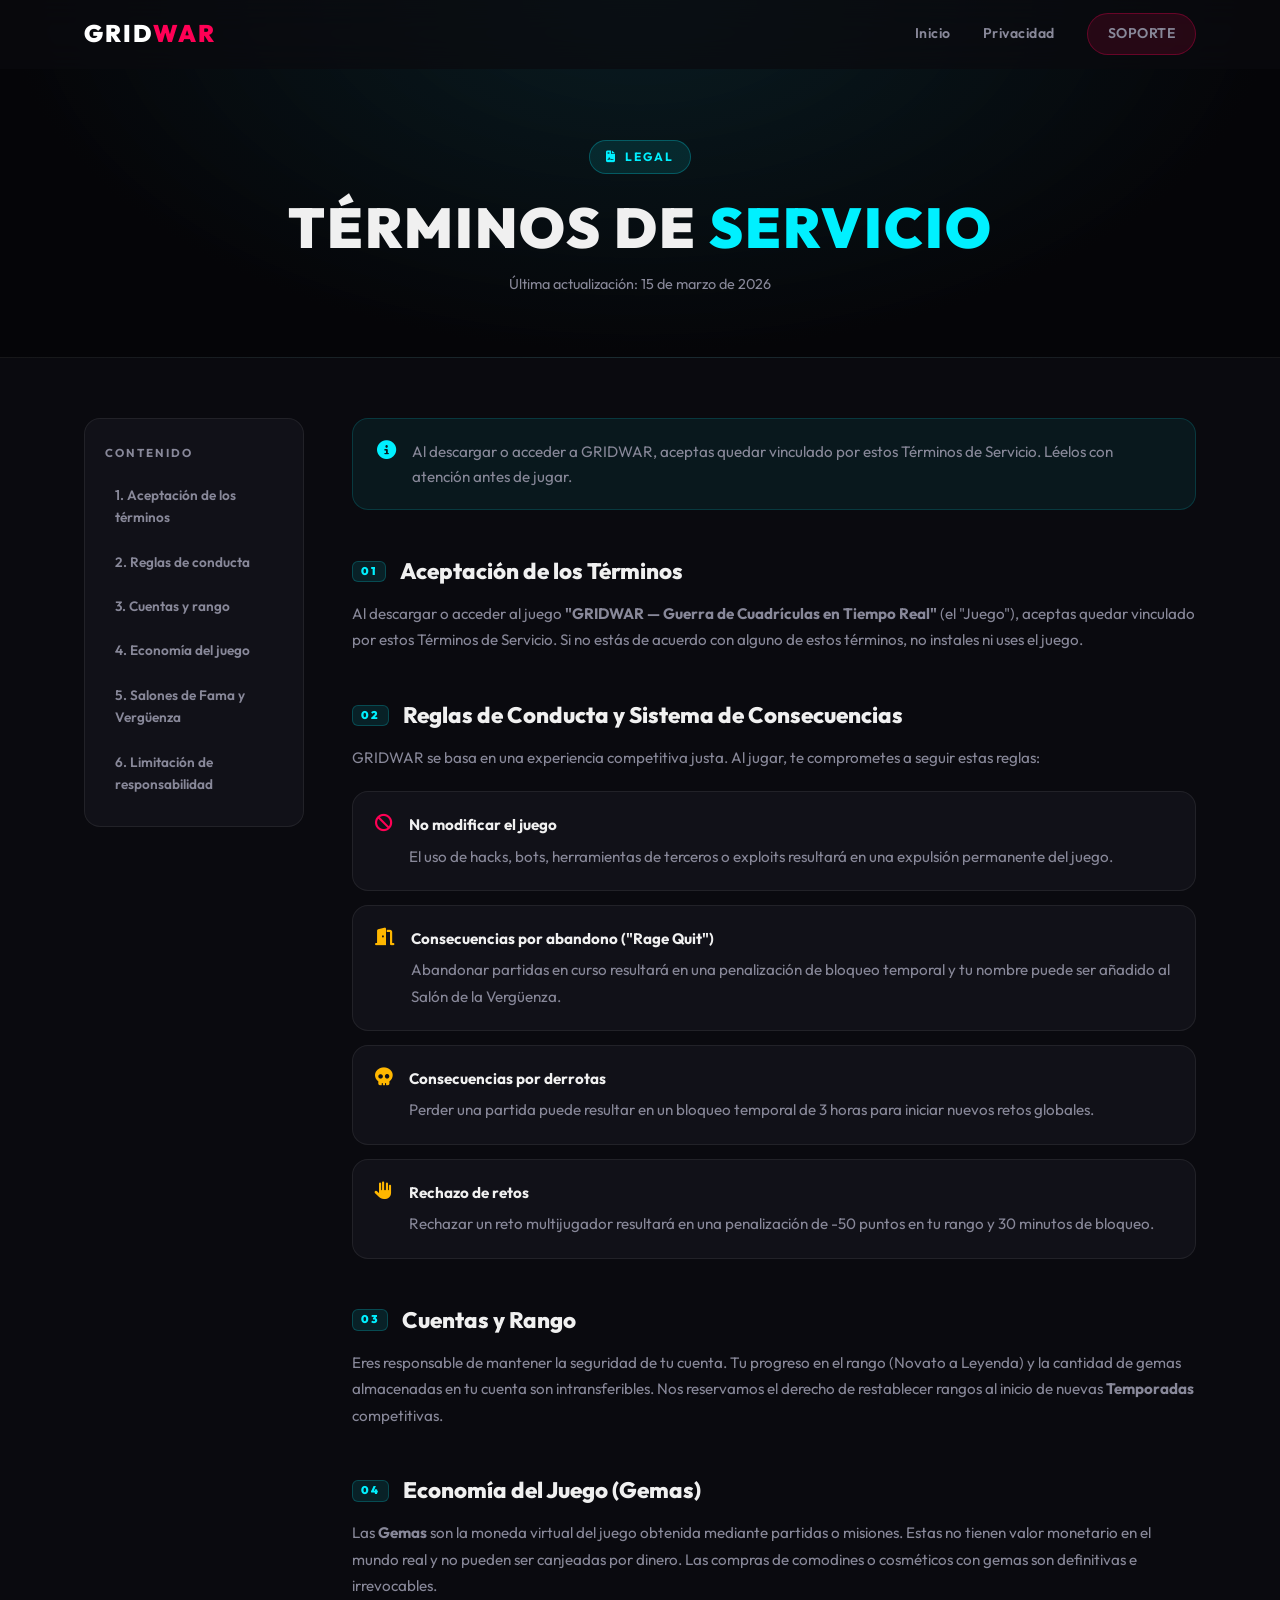
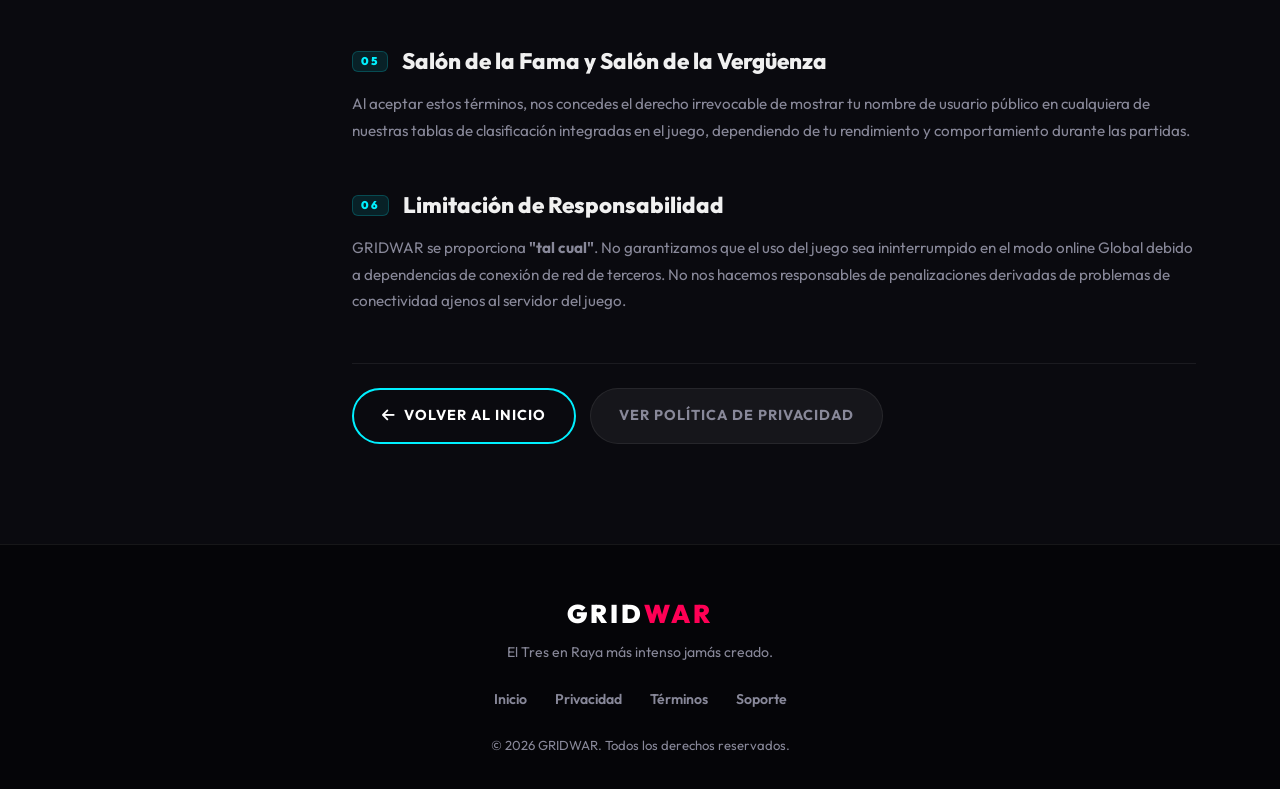
<file: terminos.html>
<!DOCTYPE html>
<html lang="es">
<head>
    <meta charset="UTF-8">
    <meta name="viewport" content="width=device-width, initial-scale=1.0">
    <title>Términos de Servicio | GRIDWAR</title>
        <!-- Favicon -->
    <link rel="icon" type="image/x-icon" href="favicon.ico">
    <link rel="icon" type="image/png" sizes="32x32" href="favicon-32.png">
    <link rel="apple-touch-icon" href="logo_gridwar_final.png">
    <link rel="stylesheet" href="styles.css">
    <link href="https://fonts.googleapis.com/css2?family=Outfit:wght@300;400;600;800;900&display=swap" rel="stylesheet">
    <link rel="stylesheet" href="https://cdnjs.cloudflare.com/ajax/libs/font-awesome/6.4.0/css/all.min.css">
</head>
<body>

<nav class="site-nav">
    <div class="container nav-inner">
        <a href="index.html" class="nav-logo">GRID<span>WAR</span></a>
        <div class="nav-links">
            <a href="index.html">Inicio</a>
            <a href="privacy.html">Privacidad</a>
            <a href="soporte.html" class="btn btn-nav">Soporte</a>
        </div>
    </div>
</nav>

<div class="legal-hero">
    <div class="container">
        <div class="legal-hero-badge"><i class="fas fa-file-contract"></i> Legal</div>
        <h1>Términos de <span>Servicio</span></h1>
        <p>Última actualización: 15 de marzo de 2026</p>
    </div>
</div>

<main class="legal-main">
    <div class="container">
        <div class="legal-layout">

            <!-- Índice lateral -->
            <aside class="legal-toc">
                <div class="toc-title">Contenido</div>
                <a href="#t1">1. Aceptación de los términos</a>
                <a href="#t2">2. Reglas de conducta</a>
                <a href="#t3">3. Cuentas y rango</a>
                <a href="#t4">4. Economía del juego</a>
                <a href="#t5">5. Salones de Fama y Vergüenza</a>
                <a href="#t6">6. Limitación de responsabilidad</a>
            </aside>

            <!-- Contenido -->
            <article class="legal-body">

                <div class="legal-intro">
                    <i class="fas fa-circle-info"></i>
                    <p>Al descargar o acceder a GRIDWAR, aceptas quedar vinculado por estos Términos de Servicio. Léelos con atención antes de jugar.</p>
                </div>

                <section id="t1">
                    <h2><span class="legal-num">01</span> Aceptación de los Términos</h2>
                    <p>Al descargar o acceder al juego <strong>"GRIDWAR — Guerra de Cuadrículas en Tiempo Real"</strong> (el "Juego"), aceptas quedar vinculado por estos Términos de Servicio. Si no estás de acuerdo con alguno de estos términos, no instales ni uses el juego.</p>
                </section>

                <section id="t2">
                    <h2><span class="legal-num">02</span> Reglas de Conducta y Sistema de Consecuencias</h2>
                    <p>GRIDWAR se basa en una experiencia competitiva justa. Al jugar, te comprometes a seguir estas reglas:</p>
                    <div class="legal-cards">
                        <div class="legal-card danger-card">
                            <i class="fas fa-ban"></i>
                            <div>
                                <strong>No modificar el juego</strong>
                                <p>El uso de hacks, bots, herramientas de terceros o exploits resultará en una expulsión permanente del juego.</p>
                            </div>
                        </div>
                        <div class="legal-card warning-card">
                            <i class="fas fa-door-open"></i>
                            <div>
                                <strong>Consecuencias por abandono ("Rage Quit")</strong>
                                <p>Abandonar partidas en curso resultará en una penalización de bloqueo temporal y tu nombre puede ser añadido al Salón de la Vergüenza.</p>
                            </div>
                        </div>
                        <div class="legal-card warning-card">
                            <i class="fas fa-skull"></i>
                            <div>
                                <strong>Consecuencias por derrotas</strong>
                                <p>Perder una partida puede resultar en un bloqueo temporal de 3 horas para iniciar nuevos retos globales.</p>
                            </div>
                        </div>
                        <div class="legal-card warning-card">
                            <i class="fas fa-hand"></i>
                            <div>
                                <strong>Rechazo de retos</strong>
                                <p>Rechazar un reto multijugador resultará en una penalización de -50 puntos en tu rango y 30 minutos de bloqueo.</p>
                            </div>
                        </div>
                    </div>
                </section>

                <section id="t3">
                    <h2><span class="legal-num">03</span> Cuentas y Rango</h2>
                    <p>Eres responsable de mantener la seguridad de tu cuenta. Tu progreso en el rango (Novato a Leyenda) y la cantidad de gemas almacenadas en tu cuenta son intransferibles. Nos reservamos el derecho de restablecer rangos al inicio de nuevas <strong>Temporadas</strong> competitivas.</p>
                </section>

                <section id="t4">
                    <h2><span class="legal-num">04</span> Economía del Juego (Gemas)</h2>
                    <p>Las <strong>Gemas</strong> son la moneda virtual del juego obtenida mediante partidas o misiones. Estas no tienen valor monetario en el mundo real y no pueden ser canjeadas por dinero. Las compras de comodines o cosméticos con gemas son definitivas e irrevocables.</p>
                </section>

                <section id="t5">
                    <h2><span class="legal-num">05</span> Salón de la Fama y Salón de la Vergüenza</h2>
                    <p>Al aceptar estos términos, nos concedes el derecho irrevocable de mostrar tu nombre de usuario público en cualquiera de nuestras tablas de clasificación integradas en el juego, dependiendo de tu rendimiento y comportamiento durante las partidas.</p>
                </section>

                <section id="t6">
                    <h2><span class="legal-num">06</span> Limitación de Responsabilidad</h2>
                    <p>GRIDWAR se proporciona <strong>"tal cual"</strong>. No garantizamos que el uso del juego sea ininterrumpido en el modo online Global debido a dependencias de conexión de red de terceros. No nos hacemos responsables de penalizaciones derivadas de problemas de conectividad ajenos al servidor del juego.</p>
                </section>

                <div class="legal-back">
                    <a href="index.html" class="btn btn-secondary"><i class="fas fa-arrow-left"></i> Volver al Inicio</a>
                    <a href="privacy.html" class="btn btn-ghost">Ver Política de Privacidad</a>
                </div>

            </article>
        </div>
    </div>
</main>

<footer>
    <div class="container footer-inner">
        <div class="footer-brand">
            <div class="footer-logo">GRID<span>WAR</span></div>
            <p>El Tres en Raya más intenso jamás creado.</p>
        </div>
        <nav class="legal-nav">
            <a href="index.html">Inicio</a>
            <a href="privacy.html">Privacidad</a>
            <a href="terminos.html">Términos</a>
            <a href="soporte.html">Soporte</a>
        </nav>
        <p class="footer-copy">&copy; 2026 GRIDWAR. Todos los derechos reservados.</p>
    </div>
</footer>

</body>
</html>
</file>
<file: styles.css>
/* ══════════════════════════════════════════════
   GRIDWAR — Global Stylesheet
   ══════════════════════════════════════════════ */

/* ─── Variables ─── */
:root {
    --primary:      #ff0055;
    --primary-glow: rgba(255, 0, 85, 0.35);
    --secondary:    #00f0ff;
    --secondary-glow: rgba(0, 240, 255, 0.3);
    --bg:           #0a0a0f;
    --bg-deep:      #050508;
    --card:         #111118;
    --card-border:  rgba(255,255,255,0.07);
    --text:         #f0f0f0;
    --muted:        #888899;
    --success:      #00ff66;
    --warning:      #ffb700;
    --danger:       #ff0055;
    --radius-sm:    10px;
    --radius-md:    16px;
    --radius-lg:    24px;
    --transition:   0.3s cubic-bezier(0.25, 0.8, 0.25, 1);
}

/* ─── Reset ─── */
*, *::before, *::after { margin: 0; padding: 0; box-sizing: border-box; }

html { scroll-behavior: smooth; }

body {
    font-family: 'Outfit', sans-serif;
    background-color: var(--bg);
    color: var(--text);
    line-height: 1.65;
    overflow-x: hidden;
}

h1, h2, h3, h4 { font-weight: 800; line-height: 1.2; }
a { text-decoration: none; color: var(--secondary); transition: var(--transition); }
ul { list-style: none; }
img { max-width: 100%; }

/* ─── Utilities ─── */
.container   { max-width: 1160px; margin: 0 auto; padding: 0 24px; }
.section     { padding: 100px 0; }
.text-center { text-align: center; }
.dark-bg     { background-color: var(--bg-deep); }

/* ─── Section header ─── */
.section-header { margin-bottom: 60px; }
.section-label {
    display: inline-flex;
    align-items: center;
    gap: 8px;
    font-size: 0.75rem;
    font-weight: 700;
    letter-spacing: 3px;
    text-transform: uppercase;
    color: var(--secondary);
    margin-bottom: 14px;
}
.section-title {
    font-size: clamp(2rem, 4.5vw, 3rem);
    font-weight: 900;
    text-transform: uppercase;
    letter-spacing: 2px;
    margin-bottom: 16px;
}
.section-desc {
    color: var(--muted);
    font-size: 1.05rem;
    max-width: 560px;
    margin: 0 auto;
}

/* ─── Buttons ─── */
.btn {
    display: inline-flex;
    align-items: center;
    gap: 8px;
    padding: 14px 28px;
    border-radius: 40px;
    font-weight: 700;
    font-size: 0.9rem;
    text-transform: uppercase;
    letter-spacing: 1px;
    transition: var(--transition);
    cursor: pointer;
    border: none;
    white-space: nowrap;
}
.btn-primary {
    background: linear-gradient(135deg, var(--primary), #ff3377);
    color: #fff;
    box-shadow: 0 8px 24px var(--primary-glow);
}
.btn-primary:hover {
    transform: translateY(-3px);
    box-shadow: 0 14px 32px var(--primary-glow);
    color: #fff;
}
.btn-secondary {
    background: transparent;
    color: #fff;
    border: 2px solid var(--secondary);
}
.btn-secondary:hover {
    background: rgba(0,240,255,0.08);
    box-shadow: 0 0 24px var(--secondary-glow);
    transform: translateY(-3px);
    color: #fff;
}
.btn-ghost {
    background: rgba(255,255,255,0.05);
    color: var(--muted);
    border: 1px solid var(--card-border);
}
.btn-ghost:hover { background: rgba(255,255,255,0.1); color: #fff; }
.btn-nav {
    background: rgba(255,0,85,0.12);
    color: var(--primary);
    border: 1px solid rgba(255,0,85,0.3);
    padding: 8px 20px;
    font-size: 0.8rem;
}
.btn-nav:hover { background: var(--primary); color: #fff; }

/* ══════════════════════════════════════════════
   NAVIGATION
══════════════════════════════════════════════ */
.site-nav {
    position: fixed;
    top: 0; left: 0; right: 0;
    z-index: 1000;
    background: rgba(10,10,15,0.7);
    backdrop-filter: blur(16px);
    -webkit-backdrop-filter: blur(16px);
    border-bottom: 1px solid transparent;
    transition: var(--transition);
}
.site-nav.scrolled {
    background: rgba(10,10,15,0.95);
    border-bottom-color: var(--card-border);
    box-shadow: 0 4px 30px rgba(0,0,0,0.4);
}
.nav-inner {
    display: flex;
    align-items: center;
    justify-content: space-between;
    height: 68px;
}
.nav-logo {
    font-size: 1.5rem;
    font-weight: 900;
    color: #fff;
    letter-spacing: 2px;
    text-transform: uppercase;
}
.nav-logo span { color: var(--primary); }
.nav-links {
    display: flex;
    align-items: center;
    gap: 32px;
}
.nav-links a {
    color: var(--muted);
    font-size: 0.88rem;
    font-weight: 600;
    letter-spacing: 0.5px;
}
.nav-links a:hover { color: #fff; }
.nav-toggle {
    display: none;
    background: none;
    border: none;
    color: #fff;
    font-size: 1.3rem;
    cursor: pointer;
}

/* ══════════════════════════════════════════════
   HERO
══════════════════════════════════════════════ */
.hero {
    min-height: 100vh;
    display: flex;
    align-items: center;
    padding: 120px 0 80px;
    position: relative;
    overflow: hidden;
    background: radial-gradient(ellipse at 30% 50%, rgba(20,20,40,1) 0%, var(--bg-deep) 70%);
}
.hero-bg-grid {
    position: absolute;
    inset: 0;
    background-image:
        linear-gradient(rgba(255,255,255,0.03) 1px, transparent 1px),
        linear-gradient(90deg, rgba(255,255,255,0.03) 1px, transparent 1px);
    background-size: 60px 60px;
}
.hero-glow {
    position: absolute;
    width: 500px;
    height: 500px;
    border-radius: 50%;
    filter: blur(120px);
    pointer-events: none;
}
.hero-glow-left  { background: var(--primary-glow);   top: 10%; left: -10%; }
.hero-glow-right { background: var(--secondary-glow); bottom: 10%; right: -10%; }

.hero-content {
    display: grid;
    grid-template-columns: 1fr 1fr;
    gap: 60px;
    align-items: center;
    position: relative;
    z-index: 2;
}
.hero-badge {
    display: inline-flex;
    align-items: center;
    gap: 8px;
    background: rgba(0,240,255,0.1);
    border: 1px solid rgba(0,240,255,0.25);
    color: var(--secondary);
    font-size: 0.78rem;
    font-weight: 700;
    letter-spacing: 2px;
    text-transform: uppercase;
    padding: 6px 16px;
    border-radius: 30px;
    margin-bottom: 20px;
}
.hero-text .subtitle {
    font-size: 1.4rem;
    font-weight: 600;
    color: var(--secondary);
    margin: 16px 0 12px;
}
.hero-text .description {
    font-size: 1.05rem;
    color: var(--muted);
    max-width: 480px;
    margin-bottom: 36px;
}
.cta-buttons { display: flex; gap: 16px; flex-wrap: wrap; }

.hero-stats {
    display: flex;
    align-items: center;
    gap: 24px;
    margin-top: 40px;
    padding-top: 32px;
    border-top: 1px solid var(--card-border);
}
.stat { display: flex; flex-direction: column; }
.stat-num { font-size: 2rem; font-weight: 900; color: #fff; line-height: 1; }
.stat-label { font-size: 0.75rem; color: var(--muted); text-transform: uppercase; letter-spacing: 1px; margin-top: 4px; }
.stat-divider { width: 1px; height: 40px; background: var(--card-border); }

/* Phone mockup */
.hero-visual { display: flex; justify-content: center; }
.phone-mockup {
    width: 260px;
    background: #111;
    border-radius: 36px;
    border: 6px solid #222;
    box-shadow: 0 0 60px rgba(0,240,255,0.15), 0 0 120px rgba(255,0,85,0.08);
    padding: 20px 16px;
    transform: perspective(1000px) rotateY(-8deg) rotateX(3deg);
    transition: transform 0.5s ease;
}
.phone-mockup:hover { transform: perspective(1000px) rotateY(0deg) rotateX(0deg); }
.phone-screen { display: flex; flex-direction: column; gap: 16px; }
.phone-header {
    display: flex;
    justify-content: space-between;
    align-items: center;
    font-size: 0.75rem;
    font-weight: 700;
}
.phone-rank { color: var(--secondary); }
.phone-timer { color: var(--warning); }
.phone-wildcards { display: flex; justify-content: center; gap: 10px; }
.wc-chip {
    background: rgba(255,255,255,0.05);
    border: 1px solid var(--card-border);
    border-radius: 8px;
    padding: 6px 10px;
    font-size: 1.2rem;
    transition: var(--transition);
}
.wc-chip.active {
    background: rgba(0,240,255,0.1);
    border-color: var(--secondary);
    box-shadow: 0 0 12px var(--secondary-glow);
}

/* ─── Tic Tac Toe Board ─── */
.tic-tac-toe-board {
    display: grid;
    grid-template-columns: repeat(3,1fr);
    gap: 6px;
    background: #1a1a2a;
    padding: 8px;
    border-radius: 12px;
}
.cell {
    background: #0d0d1a;
    border-radius: 6px;
    aspect-ratio: 1;
    display: flex;
    align-items: center;
    justify-content: center;
    font-size: 1.8rem;
    font-weight: 900;
}
.cell.x { color: var(--primary); text-shadow: 0 0 12px var(--primary); }
.cell.o { color: var(--secondary); text-shadow: 0 0 12px var(--secondary); }

/* ══════════════════════════════════════════════
   FEATURES
══════════════════════════════════════════════ */
.feature-grid {
    display: grid;
    grid-template-columns: repeat(auto-fit, minmax(300px, 1fr));
    gap: 24px;
}
.feature-card {
    background: var(--card);
    border: 1px solid var(--card-border);
    border-radius: var(--radius-lg);
    padding: 36px 28px;
    transition: var(--transition);
}
.feature-card:hover {
    transform: translateY(-8px);
    border-color: rgba(0,240,255,0.25);
    box-shadow: 0 20px 40px rgba(0,0,0,0.4);
}
.feature-icon {
    width: 52px;
    height: 52px;
    border-radius: var(--radius-sm);
    background: rgba(0,240,255,0.1);
    color: var(--secondary);
    display: flex;
    align-items: center;
    justify-content: center;
    font-size: 1.3rem;
    margin-bottom: 20px;
}
.feature-card h3 { font-size: 1.1rem; margin-bottom: 10px; }
.feature-card p  { color: var(--muted); font-size: 0.92rem; }

/* ══════════════════════════════════════════════
   WILDCARDS SHOWCASE
══════════════════════════════════════════════ */
.showcase-layout {
    display: grid;
    grid-template-columns: 1fr 1fr;
    gap: 60px;
    align-items: center;
}
.showcase-text .section-title { margin-bottom: 16px; }
.showcase-text > p { color: var(--muted); margin-bottom: 32px; }
.wc-list { display: flex; flex-direction: column; gap: 14px; }
.wc-row {
    display: flex;
    align-items: center;
    gap: 14px;
    background: var(--card);
    border: 1px solid var(--card-border);
    border-radius: var(--radius-sm);
    padding: 14px 18px;
    transition: var(--transition);
}
.wc-row:hover { border-color: rgba(255,0,85,0.3); transform: translateX(6px); }
.wc-icon { font-size: 1.6rem; flex-shrink: 0; }
.wc-row strong { display: block; font-size: 0.95rem; margin-bottom: 2px; }
.wc-row span { font-size: 0.82rem; color: var(--muted); }

.wc-big-grid {
    display: grid;
    grid-template-columns: repeat(4, 1fr);
    gap: 14px;
}
.wc-big-item {
    background: var(--card);
    border: 1px solid var(--card-border);
    border-radius: var(--radius-md);
    aspect-ratio: 1;
    display: flex;
    align-items: center;
    justify-content: center;
    font-size: 2.4rem;
    animation: float 6s ease-in-out infinite;
    transition: var(--transition);
}
.wc-big-item:hover {
    border-color: rgba(0,240,255,0.3);
    box-shadow: 0 0 20px var(--secondary-glow);
}
@keyframes float {
    0%, 100% { transform: translateY(0); }
    50%       { transform: translateY(-12px); }
}

/* ══════════════════════════════════════════════
   RANKS
══════════════════════════════════════════════ */
.ranks-track {
    display: flex;
    align-items: center;
    justify-content: center;
    gap: 8px;
    flex-wrap: wrap;
}
.rank-item {
    display: flex;
    flex-direction: column;
    align-items: center;
    gap: 10px;
}
.rank-item span {
    font-size: 0.78rem;
    font-weight: 700;
    letter-spacing: 1px;
    text-transform: uppercase;
    color: var(--muted);
}
.rank-badge {
    width: 72px;
    height: 72px;
    border-radius: 50%;
    background: var(--card);
    border: 2px solid var(--card-border);
    display: flex;
    align-items: center;
    justify-content: center;
    font-size: 2rem;
    transition: var(--transition);
}
.rank-item:hover .rank-badge,
.rank-item.highlight .rank-badge {
    border-color: var(--secondary);
    box-shadow: 0 0 20px var(--secondary-glow);
    transform: scale(1.1);
}
.rank-item.highlight span { color: var(--secondary); }
.rank-arrow { color: var(--card-border); font-size: 1rem; }

/* ══════════════════════════════════════════════
   CONSEQUENCES
══════════════════════════════════════════════ */
.consequences-section { position: relative; }
.consequences-grid {
    display: grid;
    grid-template-columns: repeat(auto-fit, minmax(240px, 1fr));
    gap: 20px;
}
.cons-card {
    background: var(--card);
    border: 1px solid var(--card-border);
    border-radius: var(--radius-lg);
    padding: 32px 24px;
    transition: var(--transition);
}
.cons-card:hover { transform: translateY(-6px); }
.cons-card.danger  { border-top: 3px solid var(--danger); }
.cons-card.warning { border-top: 3px solid var(--warning); }
.cons-card.shame   { border-top: 3px solid #8b5cf6; }
.cons-card.success { border-top: 3px solid var(--success); }
.cons-icon { font-size: 2.2rem; margin-bottom: 16px; }
.cons-card h3 { font-size: 1rem; margin-bottom: 10px; }
.cons-card p  { font-size: 0.88rem; color: var(--muted); }

/* ══════════════════════════════════════════════
   HALL OF FAME / SHAME
══════════════════════════════════════════════ */
.hof-grid {
    display: grid;
    grid-template-columns: 1fr 1fr;
    gap: 28px;
}
.hof-card {
    background: var(--card);
    border: 1px solid var(--card-border);
    border-radius: var(--radius-lg);
    padding: 48px 36px;
    transition: var(--transition);
}
.hof-card:hover { transform: translateY(-6px); }
.hof-card.fame  { border-top: 4px solid var(--warning); }
.hof-card.shame { border-top: 4px solid var(--danger); }
.hof-icon { font-size: 3rem; margin-bottom: 20px; }
.hof-card h3 { font-size: 1.3rem; margin-bottom: 14px; }
.hof-card p  { color: var(--muted); font-size: 0.95rem; margin-bottom: 20px; }
.hof-tag {
    display: inline-block;
    padding: 5px 14px;
    border-radius: 20px;
    font-size: 0.78rem;
    font-weight: 700;
    letter-spacing: 0.5px;
}
.fame-tag  { background: rgba(255,183,0,0.12); color: var(--warning); }
.shame-tag { background: rgba(255,0,85,0.12);  color: var(--danger); }

/* ══════════════════════════════════════════════
   CTA / DOWNLOAD
══════════════════════════════════════════════ */
.cta-section {
    position: relative;
    overflow: hidden;
    background: linear-gradient(135deg, rgba(255,0,85,0.06), rgba(0,240,255,0.06));
    border-top: 1px solid var(--card-border);
    border-bottom: 1px solid var(--card-border);
}
.cta-glow {
    position: absolute;
    inset: 0;
    background: radial-gradient(ellipse at center, rgba(255,0,85,0.08) 0%, transparent 70%);
}
.store-buttons { display: flex; justify-content: center; gap: 20px; flex-wrap: wrap; }
.store-btn img { height: 56px; transition: transform 0.2s ease; }
.store-btn:hover img { transform: scale(1.06); }

/* ══════════════════════════════════════════════
   HERO LOGO IMAGE
══════════════════════════════════════════════ */
.hero-logo-img {
    margin: 0 0 8px -12px;
    display: block;
}
.hero-logo-img img {
    width: clamp(280px, 45vw, 520px);
    height: auto;
    display: block;
    filter: drop-shadow(0 0 32px rgba(0,240,255,0.35)) drop-shadow(0 0 60px rgba(255,0,85,0.2));
    animation: logo-pulse 4s ease-in-out infinite;
    user-select: none;
    pointer-events: none;
}
@keyframes logo-pulse {
    0%, 100% { filter: drop-shadow(0 0 28px rgba(0,240,255,0.35)) drop-shadow(0 0 55px rgba(255,0,85,0.2)); }
    50%       { filter: drop-shadow(0 0 48px rgba(0,240,255,0.65)) drop-shadow(0 0 80px rgba(255,0,85,0.4)); }
}

/* ══════════════════════════════════════════════
   ENERGY TEXT
══════════════════════════════════════════════ */
.glitch-text {
    position: relative;
    font-size: clamp(3rem, 8vw, 5.5rem);
    font-weight: 900;
    color: #fff;
    text-transform: uppercase;
    letter-spacing: 4px;
    margin-bottom: 0;
    background: linear-gradient(90deg,
        #fff 0%,
        var(--secondary) 30%,
        #fff 50%,
        var(--primary) 70%,
        #fff 100%);
    background-size: 200% auto;
    -webkit-background-clip: text;
    -webkit-text-fill-color: transparent;
    background-clip: text;
    animation: energy-sweep 3s linear infinite;
    filter: drop-shadow(0 0 18px rgba(0,240,255,0.5)) drop-shadow(0 0 40px rgba(255,0,85,0.3));
}
.glitch-text::before {
    content: attr(data-text);
    position: absolute;
    top: 0; left: 0;
    width: 100%; height: 100%;
    background: linear-gradient(90deg,
        transparent 0%,
        rgba(0,240,255,0.15) 50%,
        transparent 100%);
    background-size: 200% auto;
    -webkit-background-clip: text;
    -webkit-text-fill-color: transparent;
    background-clip: text;
    animation: energy-sweep 3s linear infinite reverse;
    pointer-events: none;
}
.glitch-text::after {
    content: '';
    position: absolute;
    bottom: -6px;
    left: 0;
    width: 100%;
    height: 3px;
    background: linear-gradient(90deg,
        transparent,
        var(--secondary),
        var(--primary),
        var(--secondary),
        transparent);
    background-size: 200% auto;
    animation: energy-sweep 2s linear infinite;
    border-radius: 2px;
    filter: blur(1px);
}
@keyframes energy-sweep {
    0%   { background-position: 200% center; }
    100% { background-position: -200% center; }
}
@keyframes energy-pulse {
    0%, 100% { filter: drop-shadow(0 0 18px rgba(0,240,255,0.5)) drop-shadow(0 0 40px rgba(255,0,85,0.3)); }
    50%       { filter: drop-shadow(0 0 32px rgba(0,240,255,0.9)) drop-shadow(0 0 60px rgba(255,0,85,0.6)); }
}

/* ══════════════════════════════════════════════
   FOOTER
══════════════════════════════════════════════ */
footer {
    background: var(--bg-deep);
    border-top: 1px solid var(--card-border);
    padding: 48px 0 32px;
}
.footer-inner {
    display: flex;
    flex-direction: column;
    align-items: center;
    gap: 24px;
    text-align: center;
}
.footer-logo {
    font-size: 1.6rem;
    font-weight: 900;
    letter-spacing: 3px;
    text-transform: uppercase;
    color: #fff;
    margin-bottom: 6px;
}
.footer-logo span { color: var(--primary); }
.footer-brand p { color: var(--muted); font-size: 0.88rem; }
.legal-nav {
    display: flex;
    justify-content: center;
    gap: 28px;
    flex-wrap: wrap;
}
.legal-nav a { color: var(--muted); font-size: 0.88rem; font-weight: 600; }
.legal-nav a:hover { color: #fff; }
.footer-copy { color: var(--muted); font-size: 0.82rem; }

/* ══════════════════════════════════════════════
   LEGAL PAGES (privacy / terminos)
══════════════════════════════════════════════ */
.legal-hero {
    padding: 140px 0 60px;
    background: radial-gradient(ellipse at 50% 0%, rgba(0,240,255,0.08) 0%, var(--bg-deep) 70%);
    border-bottom: 1px solid var(--card-border);
    text-align: center;
}
.legal-hero-badge {
    display: inline-flex;
    align-items: center;
    gap: 8px;
    background: rgba(0,240,255,0.1);
    border: 1px solid rgba(0,240,255,0.25);
    color: var(--secondary);
    font-size: 0.75rem;
    font-weight: 700;
    letter-spacing: 2px;
    text-transform: uppercase;
    padding: 6px 16px;
    border-radius: 30px;
    margin-bottom: 20px;
}
.legal-hero h1 {
    font-size: clamp(2.2rem, 5vw, 3.5rem);
    font-weight: 900;
    text-transform: uppercase;
    letter-spacing: 2px;
    margin-bottom: 12px;
}
.legal-hero h1 span { color: var(--secondary); }
.legal-hero p { color: var(--muted); font-size: 0.9rem; }

.legal-main { padding: 60px 0 100px; }
.legal-layout {
    display: grid;
    grid-template-columns: 220px 1fr;
    gap: 48px;
    align-items: start;
}

/* TOC */
.legal-toc {
    position: sticky;
    top: 90px;
    background: var(--card);
    border: 1px solid var(--card-border);
    border-radius: var(--radius-md);
    padding: 24px 20px;
    display: flex;
    flex-direction: column;
    gap: 10px;
}
.toc-title {
    font-size: 0.72rem;
    font-weight: 700;
    letter-spacing: 2px;
    text-transform: uppercase;
    color: var(--muted);
    margin-bottom: 6px;
}
.legal-toc a {
    color: var(--muted);
    font-size: 0.85rem;
    font-weight: 600;
    padding: 6px 10px;
    border-radius: 8px;
    transition: var(--transition);
}
.legal-toc a:hover { background: rgba(255,255,255,0.05); color: #fff; }

/* Body */
.legal-body { display: flex; flex-direction: column; gap: 48px; }
.legal-intro {
    display: flex;
    align-items: flex-start;
    gap: 16px;
    background: rgba(0,240,255,0.06);
    border: 1px solid rgba(0,240,255,0.15);
    border-radius: var(--radius-md);
    padding: 20px 24px;
}
.legal-intro i { color: var(--secondary); font-size: 1.2rem; margin-top: 2px; flex-shrink: 0; }
.legal-intro p { color: var(--muted); font-size: 0.95rem; margin: 0; }

.legal-body section h2 {
    font-size: 1.4rem;
    font-weight: 800;
    margin-bottom: 16px;
    display: flex;
    align-items: center;
    gap: 14px;
}
.legal-num {
    font-size: 0.7rem;
    font-weight: 900;
    letter-spacing: 2px;
    color: var(--secondary);
    background: rgba(0,240,255,0.1);
    border: 1px solid rgba(0,240,255,0.2);
    border-radius: 6px;
    padding: 3px 8px;
}
.legal-body section p { color: var(--muted); font-size: 0.95rem; line-height: 1.75; }

.legal-cards { display: flex; flex-direction: column; gap: 14px; margin-top: 20px; }
.legal-card {
    display: flex;
    align-items: flex-start;
    gap: 16px;
    background: var(--card);
    border: 1px solid var(--card-border);
    border-radius: var(--radius-md);
    padding: 20px 22px;
    transition: var(--transition);
}
.legal-card:hover { border-color: rgba(0,240,255,0.2); }
.legal-card i { color: var(--secondary); font-size: 1.1rem; margin-top: 2px; flex-shrink: 0; }
.legal-card strong { display: block; font-size: 0.95rem; margin-bottom: 6px; }
.legal-card p { color: var(--muted); font-size: 0.88rem; margin: 0; }
.legal-card.danger-card  i { color: var(--danger); }
.legal-card.danger-card:hover { border-color: rgba(255,0,85,0.25); }
.legal-card.warning-card i { color: var(--warning); }
.legal-card.warning-card:hover { border-color: rgba(255,183,0,0.25); }

.legal-list { display: flex; flex-direction: column; gap: 12px; margin-top: 16px; }
.legal-list li {
    display: flex;
    align-items: flex-start;
    gap: 12px;
    color: var(--muted);
    font-size: 0.95rem;
}
.legal-list li i { color: var(--success); margin-top: 3px; flex-shrink: 0; }

.legal-contact-btn {
    display: inline-flex;
    align-items: center;
    gap: 10px;
    background: var(--card);
    border: 1px solid var(--card-border);
    border-radius: 40px;
    padding: 14px 28px;
    color: #fff;
    font-weight: 600;
    margin-top: 16px;
    transition: var(--transition);
}
.legal-contact-btn:hover {
    border-color: var(--secondary);
    background: rgba(0,240,255,0.06);
    color: var(--secondary);
}
.legal-contact-btn i { color: var(--secondary); }

.legal-back {
    display: flex;
    gap: 14px;
    flex-wrap: wrap;
    padding-top: 24px;
    border-top: 1px solid var(--card-border);
}

/* ══════════════════════════════════════════════
   RESPONSIVE
══════════════════════════════════════════════ */
@media (max-width: 1024px) {
    .showcase-layout { grid-template-columns: 1fr; }
    .wc-big-grid { grid-template-columns: repeat(4,1fr); }
    .legal-layout { grid-template-columns: 1fr; }
    .legal-toc { position: static; flex-direction: row; flex-wrap: wrap; }
}

@media (max-width: 768px) {
    .hero-content { grid-template-columns: 1fr; text-align: center; gap: 50px; }
    .hero-visual { order: -1; }
    .cta-buttons { justify-content: center; }
    .hero-stats { justify-content: center; }
    .hof-grid { grid-template-columns: 1fr; }
    .ranks-track { gap: 6px; }
    .rank-badge { width: 56px; height: 56px; font-size: 1.5rem; }
    .nav-links { display: none; flex-direction: column; position: absolute; top: 68px; left: 0; right: 0; background: rgba(10,10,15,0.98); padding: 20px; gap: 16px; border-bottom: 1px solid var(--card-border); }
    .nav-links.open { display: flex; }
    .nav-toggle { display: block; }
    .legal-toc { display: none; }
}

@media (max-width: 480px) {
    .section { padding: 70px 0; }
    .glitch-text { font-size: 2.8rem; }
    .btn { width: 100%; justify-content: center; }
    .cta-buttons { flex-direction: column; }
    .consequences-grid { grid-template-columns: 1fr; }
    .wc-big-grid { grid-template-columns: repeat(4,1fr); gap: 8px; }
    .wc-big-item { font-size: 1.6rem; }
}
</file>
